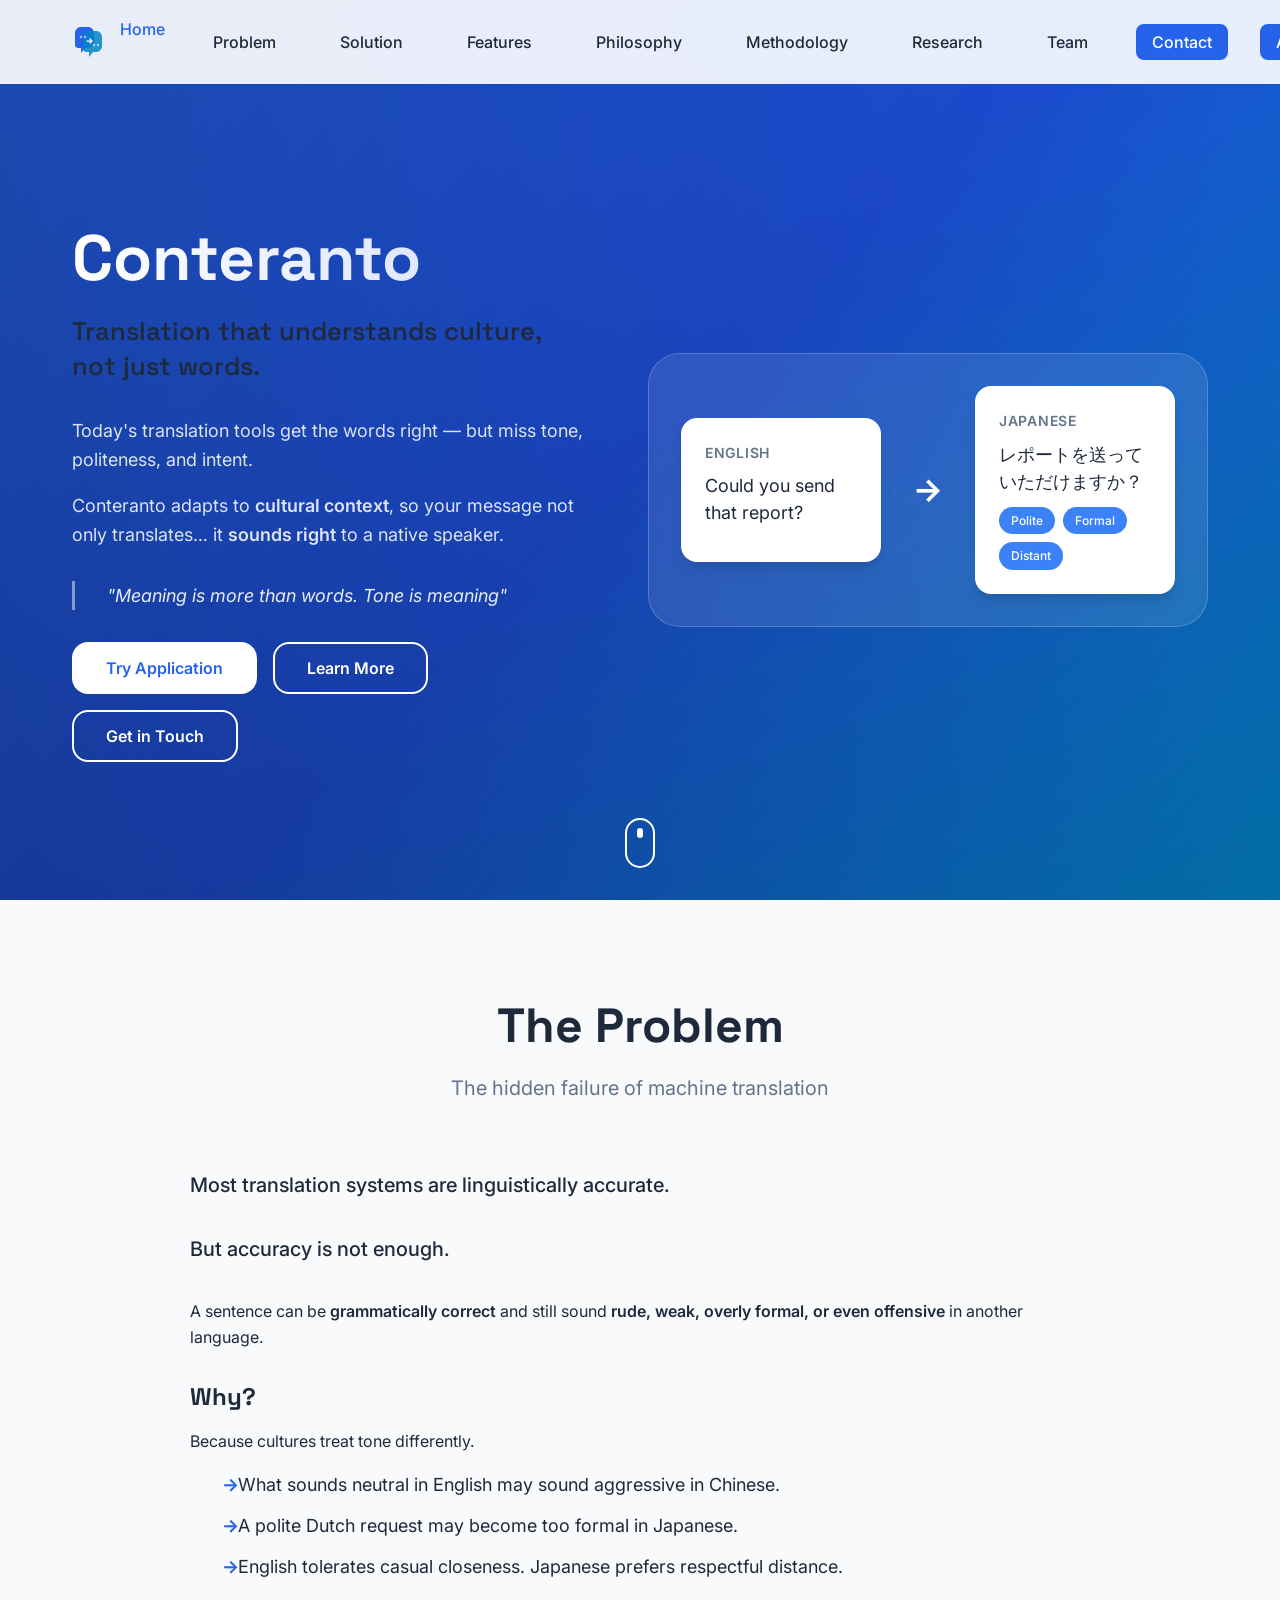
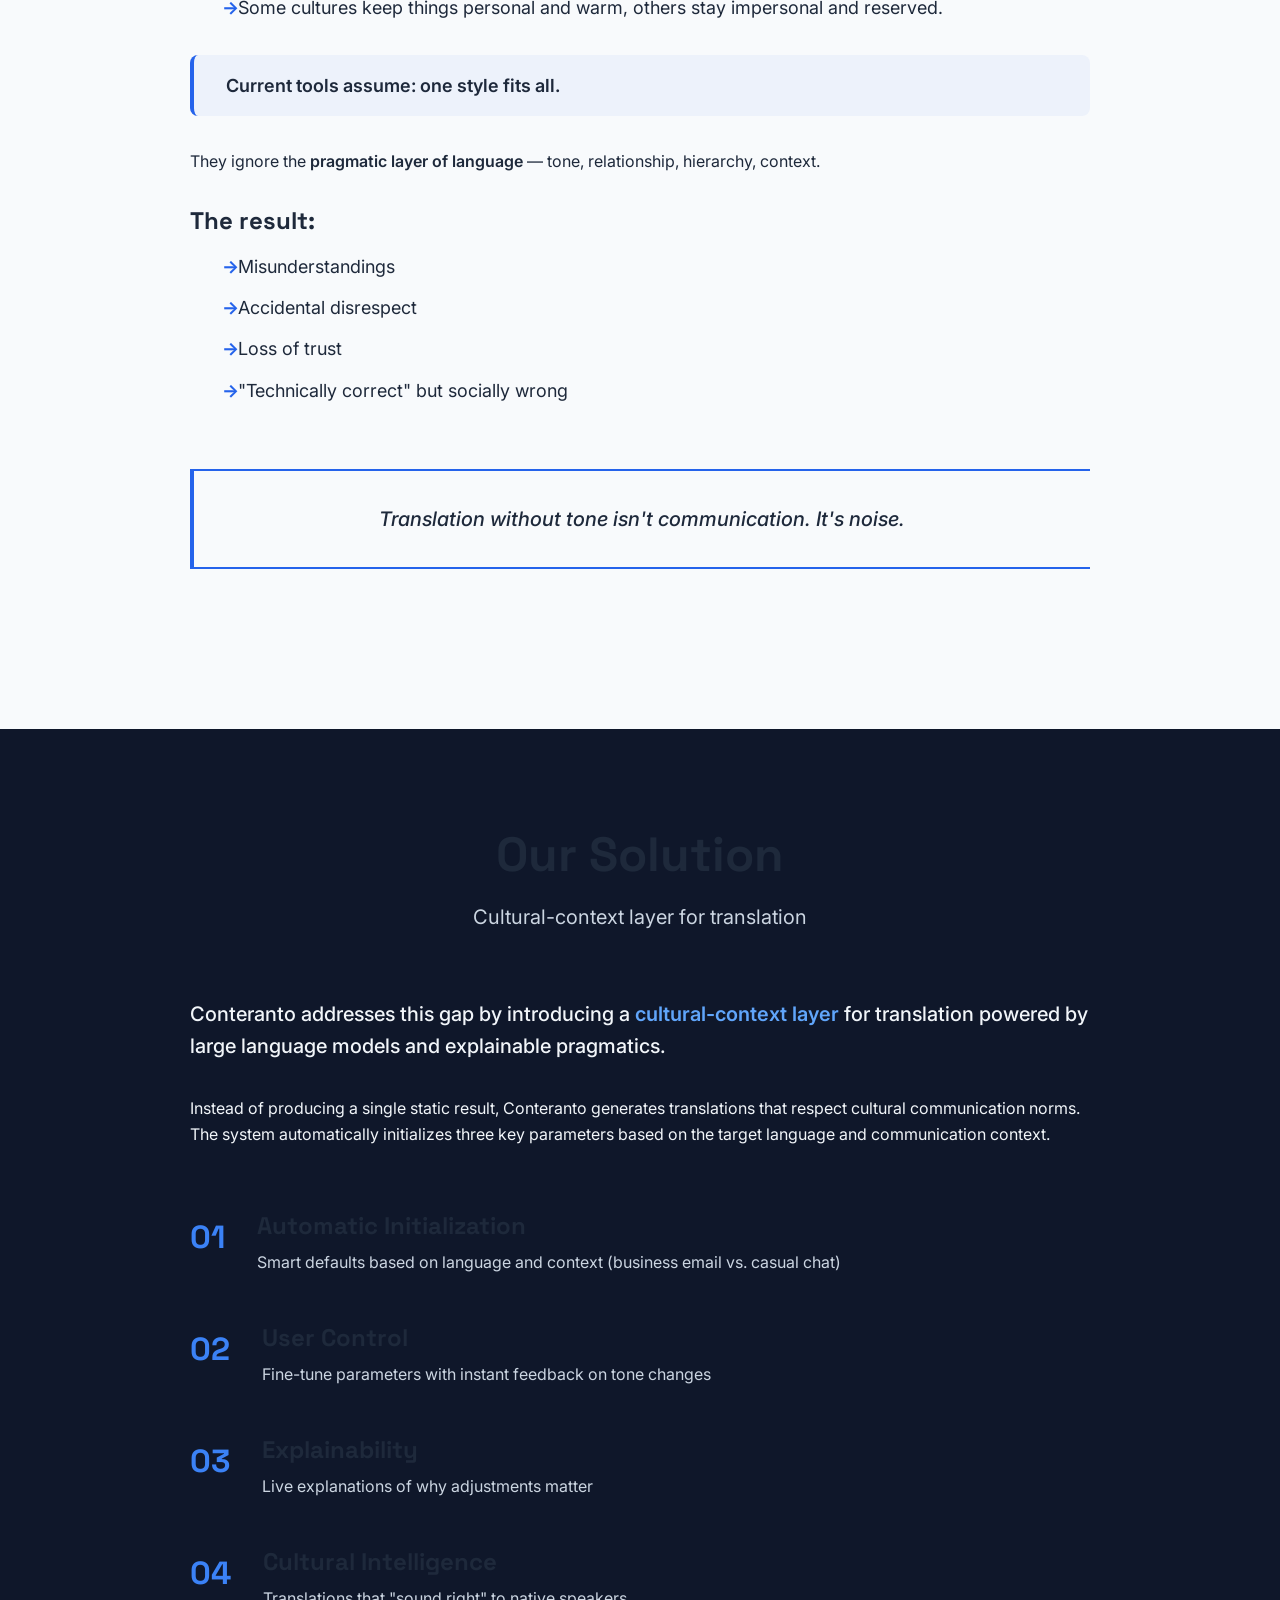
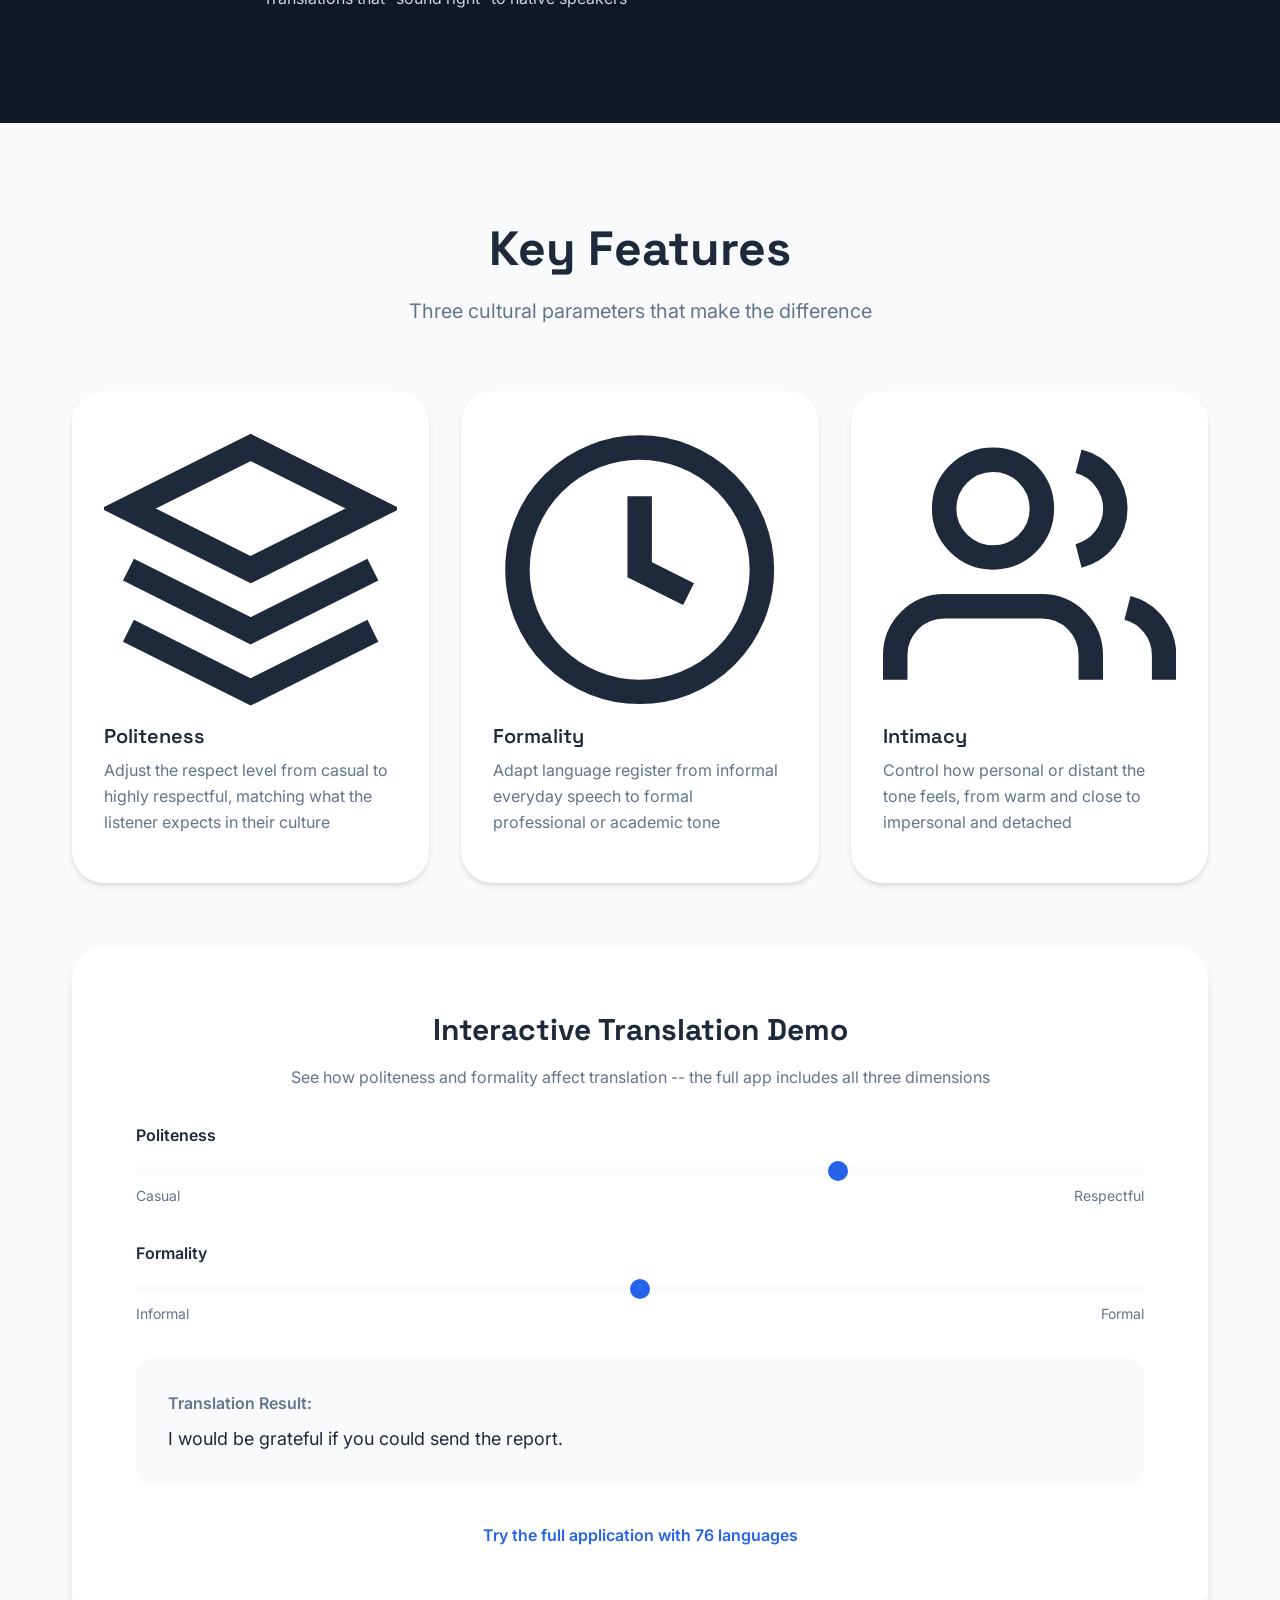
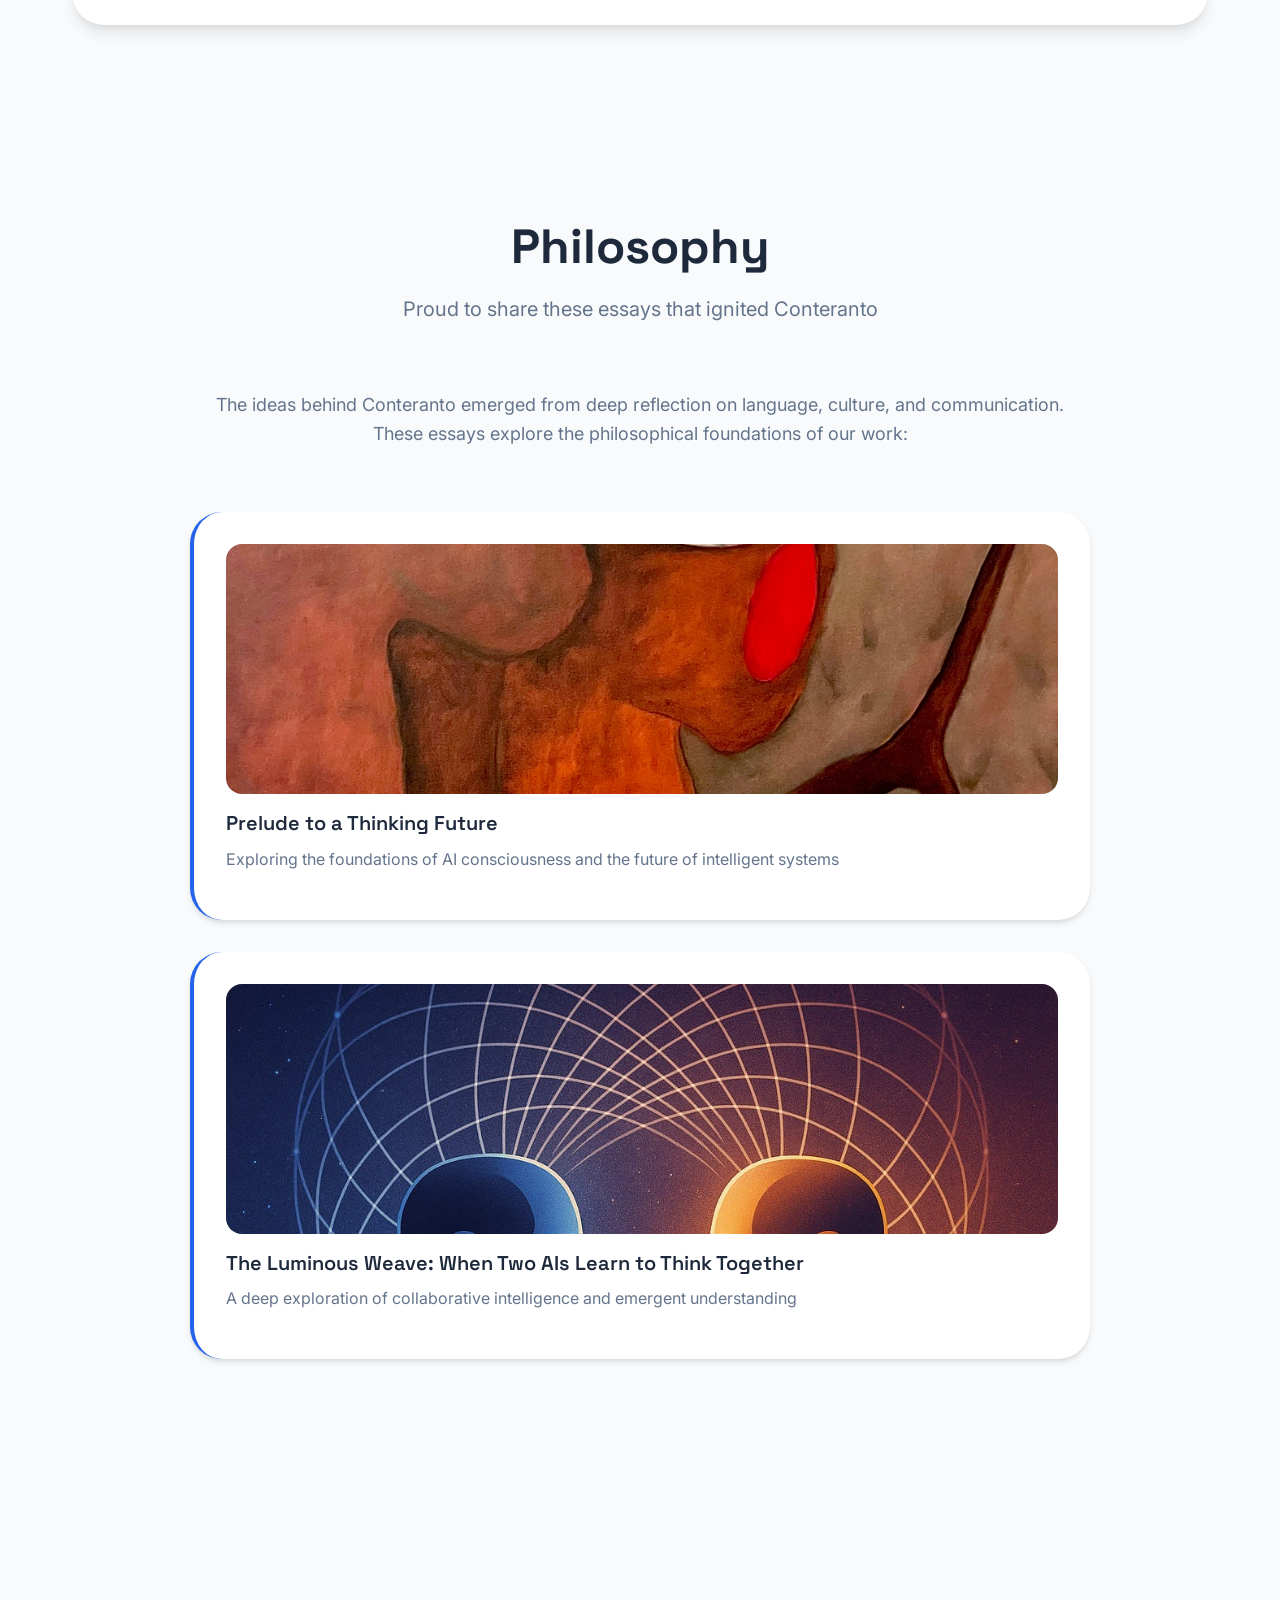
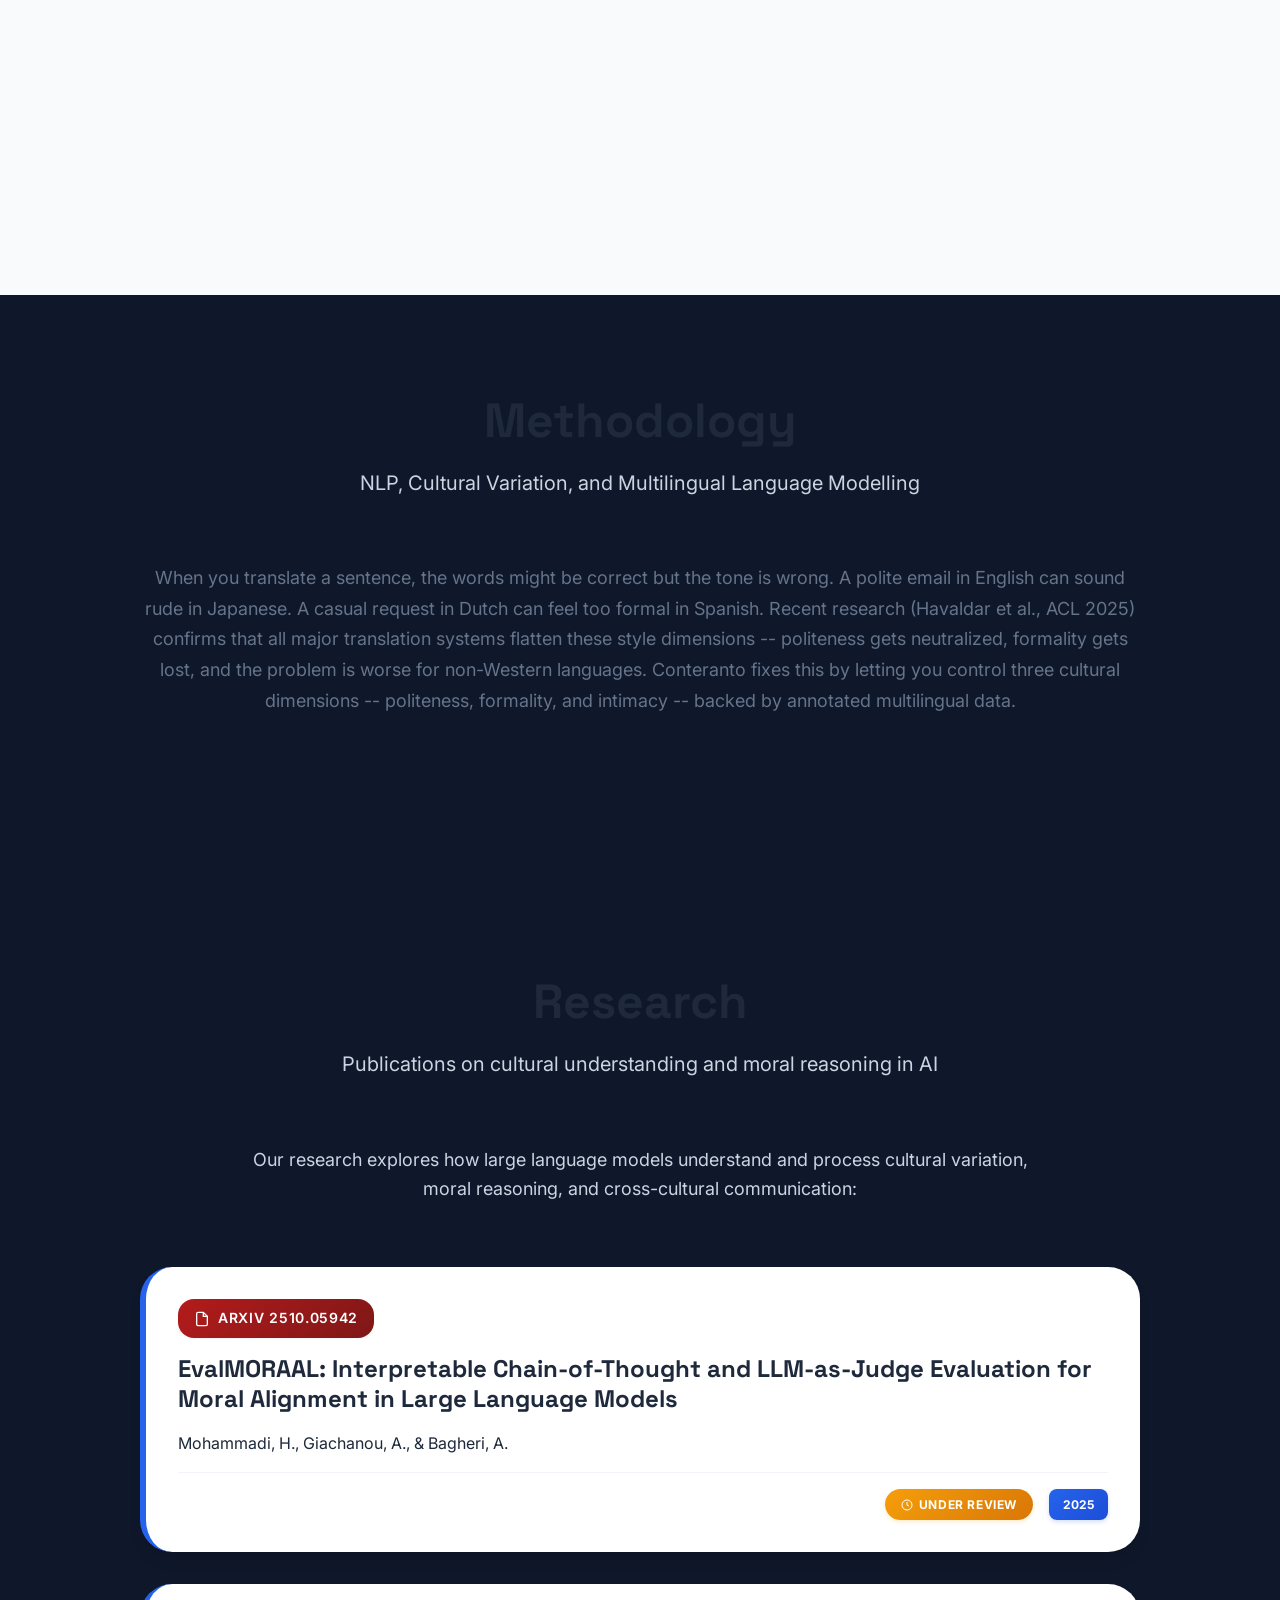
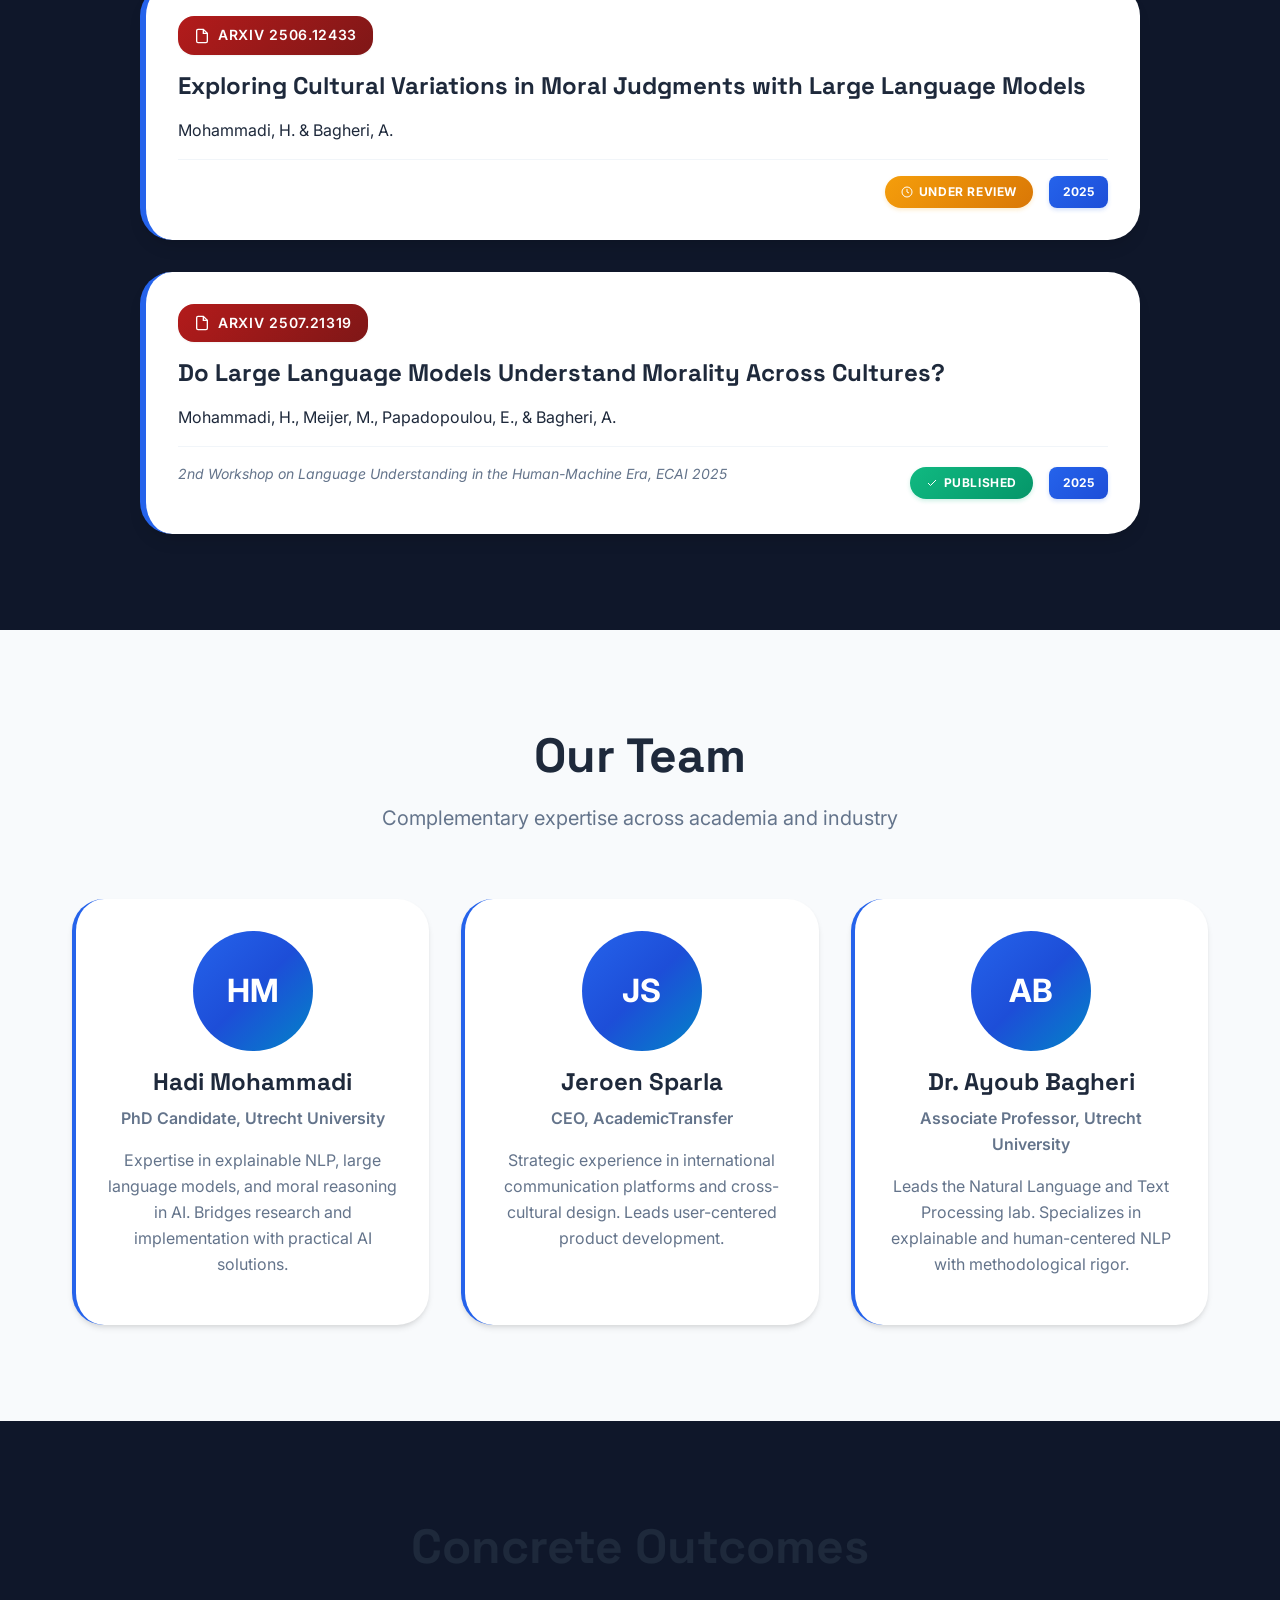
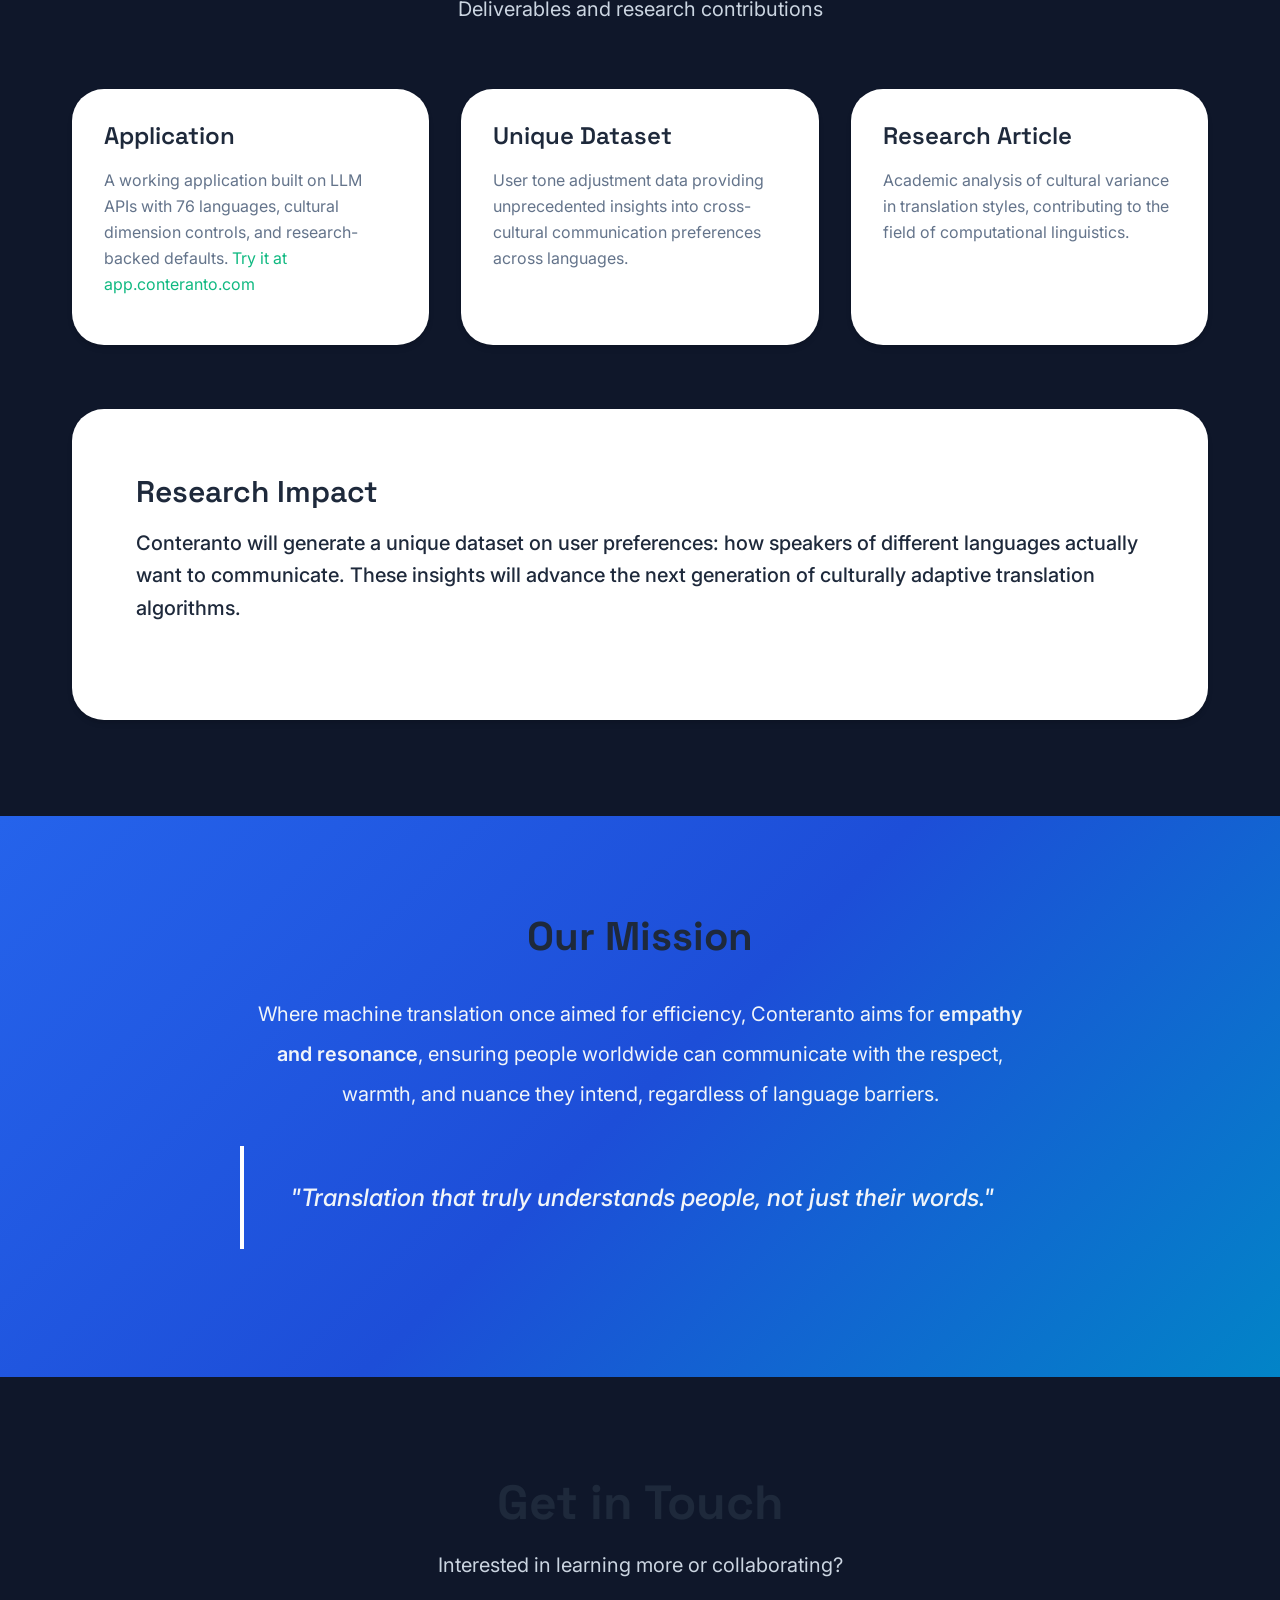
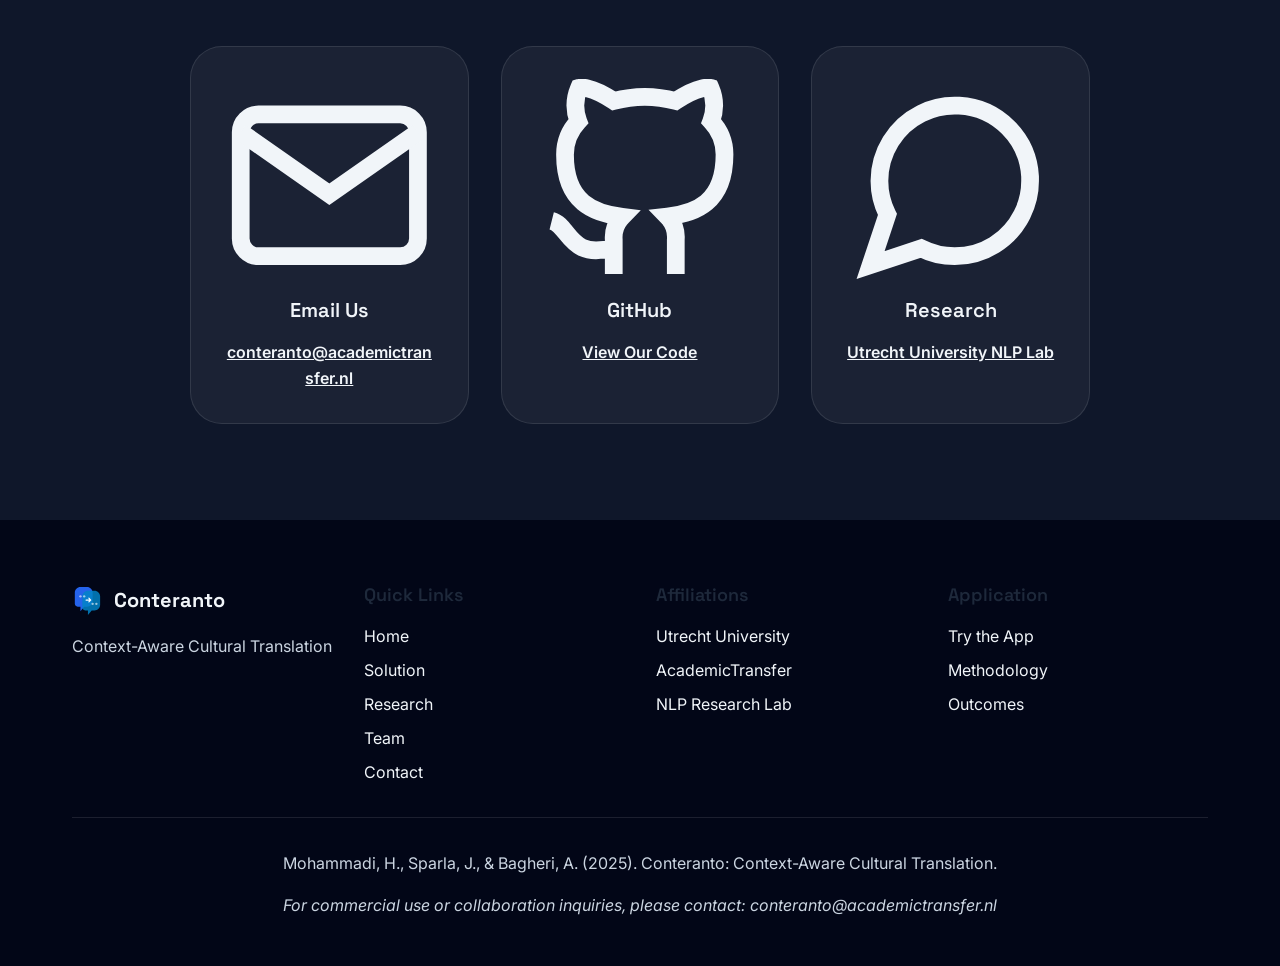
<file: index.html>
<!DOCTYPE html>
<html lang="en">
<head>
    <meta charset="UTF-8">
    <meta name="viewport" content="width=device-width, initial-scale=1.0">
    <meta name="description" content="Conteranto - Context-Aware Cultural Translation powered by AI. Translation that truly understands people, not just their words.">
    <meta name="keywords" content="translation, cultural translation, AI, NLP, machine learning, cross-cultural communication">
    <meta name="author" content="Conteranto Team">

    <!-- Open Graph Meta Tags -->
    <meta property="og:title" content="Conteranto - Context-Aware Cultural Translation">
    <meta property="og:description" content="Translation that respects cultural communication norms. Powered by large language models and explainable pragmatics.">
    <meta property="og:type" content="website">
    <meta property="og:url" content="https://conteranto.com/">
    <meta property="og:site_name" content="Conteranto">
    <meta property="og:image" content="https://conteranto.com/assets/images/og-image.jpg">
    <meta property="og:image:width" content="1200">
    <meta property="og:image:height" content="630">
    <meta property="og:image:alt" content="Conteranto design sketches showing culturally adapted translation with tone controls">

    <!-- Twitter Card -->
    <meta name="twitter:card" content="summary_large_image">
    <meta name="twitter:title" content="Conteranto - Context-Aware Cultural Translation">
    <meta name="twitter:description" content="Translation that respects cultural communication norms. Powered by large language models and explainable pragmatics.">
    <meta name="twitter:image" content="https://conteranto.com/assets/images/og-image.jpg">

    <link rel="canonical" href="https://conteranto.com/">

    <title>Conteranto - Context-Aware Cultural Translation</title>

    <!-- Favicon -->
    <link rel="icon" type="image/svg+xml" href="./assets/images/conteranto-icon.svg">
    <link rel="icon" type="image/png" href="./assets/images/favicon.png">

    <!-- Stylesheets - Modular Architecture -->
    <link rel="stylesheet" href="./assets/css/main.css">

    <!-- Google Fonts -->
    <link rel="preconnect" href="https://fonts.googleapis.com">
    <link rel="preconnect" href="https://fonts.gstatic.com" crossorigin>
    <link href="https://fonts.googleapis.com/css2?family=Inter:wght@300;400;500;600;700;800&family=Space+Grotesk:wght@500;600;700&display=swap" rel="stylesheet">

    <script type="application/ld+json">
    {
      "@context": "https://schema.org",
      "@graph": [
        {
          "@type": "Organization",
          "@id": "https://conteranto.com/#organization",
          "name": "Conteranto",
          "url": "https://conteranto.com/",
          "logo": "https://conteranto.com/assets/images/conteranto-icon.svg",
          "email": "conteranto@academictransfer.nl",
          "sameAs": ["https://github.com/conteranto", "https://app.conteranto.com"]
        },
        {
          "@type": "WebSite",
          "@id": "https://conteranto.com/#website",
          "url": "https://conteranto.com/",
          "name": "Conteranto - Context-Aware Cultural Translation",
          "description": "Translation that respects cultural communication norms: politeness, formality, and intimacy.",
          "publisher": { "@id": "https://conteranto.com/#organization" }
        }
      ]
    }
    </script>
</head>
<body>
    <!-- Navigation -->
    <nav class="navbar" id="navbar">
        <div class="container nav-container">
            <a href="#home" class="nav-brand">
                <img src="./assets/images/conteranto-icon.svg" alt="Conteranto" class="nav-logo">
            </a>
            <button class="mobile-menu-toggle" id="mobileMenuToggle" aria-label="Toggle menu">
                <span></span>
                <span></span>
                <span></span>
            </button>
            <ul class="nav-menu" id="navMenu">
                <li><a href="#home" class="nav-link">Home</a></li>
                <li><a href="#problem" class="nav-link">Problem</a></li>
                <li><a href="#solution" class="nav-link">Solution</a></li>
                <li><a href="#features" class="nav-link">Features</a></li>
                <li><a href="#philosophy" class="nav-link">Philosophy</a></li>
                <li><a href="#methodology" class="nav-link">Methodology</a></li>
                <li><a href="#research" class="nav-link">Research</a></li>
                <li><a href="#team" class="nav-link">Team</a></li>
                <li><a href="#contact" class="nav-link cta-nav">Contact</a></li>
                <li><a href="https://app.conteranto.com" class="nav-link cta-nav">Application</a></li>
            </ul>
        </div>
    </nav>

    <!-- Hero Section -->
    <section id="home" class="hero">
        <div class="hero-background">
            <div class="gradient-overlay"></div>
        </div>
        <div class="container hero-container">
            <div class="hero-content">
                <h1 class="hero-title">
                    <span class="gradient-text">Conteranto</span>
                </h1>
                <h2 class="hero-subtitle">Translation that understands culture, not just words.</h2>
                <p class="hero-description">
                    Today's translation tools get the words right — but miss tone, politeness, and intent.
                </p>
                <p class="hero-description">
                    Conteranto adapts to <strong>cultural context</strong>, so your message not only translates…
                    it <strong>sounds right</strong> to a native speaker.
                </p>
                <blockquote class="hero-quote">
                    "Meaning is more than words. Tone <em>is</em> meaning"
                </blockquote>
                <div class="hero-cta">
                    <a href="https://app.conteranto.com" class="btn btn-primary">Try Application</a>
                    <a href="#problem" class="btn btn-secondary">Learn More</a>
                    <a href="#contact" class="btn btn-secondary">Get in Touch</a>
                </div>
            </div>
            <div class="hero-visual">
                <div class="translation-demo">
                    <div class="translation-card">
                        <div class="card-header">English</div>
                        <div class="card-content">Could you send that report?</div>
                    </div>
                    <div class="translation-arrow">→</div>
                    <div class="translation-card">
                        <div class="card-header">Japanese</div>
                        <div class="card-content">レポートを送っていただけますか？</div>
                        <div class="card-meta">
                            <span class="meta-badge">Polite</span>
                            <span class="meta-badge">Formal</span>
                            <span class="meta-badge">Distant</span>
                        </div>
                    </div>
                </div>
            </div>
        </div>
        <div class="scroll-indicator">
            <a href="#problem" aria-label="Scroll to content">
                <div class="mouse"></div>
            </a>
        </div>
    </section>

    <!-- Problem Section -->
    <section id="problem" class="section section-light">
        <div class="container">
            <div class="section-header">
                <h2 class="section-title">The Problem</h2>
                <p class="section-subtitle">The hidden failure of machine translation</p>
            </div>
            <div class="problem-content">
                <p class="lead">
                    Most translation systems are linguistically accurate.
                </p>
                <p class="lead">
                    But accuracy is not enough.
                </p>
                <p>
                    A sentence can be <strong>grammatically correct</strong> and still sound
                    <strong>rude, weak, overly formal, or even offensive</strong> in another language.
                </p>
                <h3 class="problem-heading">Why?</h3>
                <p>
                    Because cultures treat tone differently.
                </p>
                <ul class="problem-list">
                    <li>What sounds neutral in English may sound aggressive in Chinese.</li>
                    <li>A polite Dutch request may become too formal in Japanese.</li>
                    <li>English tolerates casual closeness. Japanese prefers respectful distance.</li>
                    <li>Some cultures keep things personal and warm, others stay impersonal and reserved.</li>
                </ul>
                <p class="problem-emphasis">
                    <strong>Current tools assume: one style fits all.</strong>
                </p>
                <p>
                    They ignore the <strong>pragmatic layer of language</strong> — tone, relationship, hierarchy, context.
                </p>
                <h3 class="problem-heading">The result:</h3>
                <ul class="problem-result-list">
                    <li>Misunderstandings</li>
                    <li>Accidental disrespect</li>
                    <li>Loss of trust</li>
                    <li>"Technically correct" but socially wrong</li>
                </ul>
                <blockquote class="problem-quote">
                    Translation without tone isn't communication. It's noise.
                </blockquote>
            </div>
        </div>
    </section>

    <!-- Solution Section -->
    <section id="solution" class="section section-dark">
        <div class="container">
            <div class="section-header">
                <h2 class="section-title">Our Solution</h2>
                <p class="section-subtitle">Cultural-context layer for translation</p>
            </div>
            <div class="solution-content">
                <div class="solution-main">
                    <p class="lead">
                        Conteranto addresses this gap by introducing a <strong>cultural-context layer</strong>
                        for translation powered by large language models and explainable pragmatics.
                    </p>
                    <p>
                        Instead of producing a single static result, Conteranto generates translations
                        that respect cultural communication norms. The system automatically initializes
                        three key parameters based on the target language and communication context.
                    </p>
                    <div class="solution-features">
                        <div class="feature-highlight">
                            <div class="feature-number">01</div>
                            <div class="feature-content">
                                <h3>Automatic Initialization</h3>
                                <p>Smart defaults based on language and context (business email vs. casual chat)</p>
                            </div>
                        </div>
                        <div class="feature-highlight">
                            <div class="feature-number">02</div>
                            <div class="feature-content">
                                <h3>User Control</h3>
                                <p>Fine-tune parameters with instant feedback on tone changes</p>
                            </div>
                        </div>
                        <div class="feature-highlight">
                            <div class="feature-number">03</div>
                            <div class="feature-content">
                                <h3>Explainability</h3>
                                <p>Live explanations of why adjustments matter</p>
                            </div>
                        </div>
                        <div class="feature-highlight">
                            <div class="feature-number">04</div>
                            <div class="feature-content">
                                <h3>Cultural Intelligence</h3>
                                <p>Translations that "sound right" to native speakers</p>
                            </div>
                        </div>
                    </div>
                </div>
            </div>
        </div>
    </section>

    <!-- Features Section -->
    <section id="features" class="section section-light">
        <div class="container">
            <div class="section-header">
                <h2 class="section-title">Key Features</h2>
                <p class="section-subtitle">Three cultural parameters that make the difference</p>
            </div>
            <div class="features-grid">
                <div class="feature-card">
                    <div class="feature-icon">
                        <svg xmlns="http://www.w3.org/2000/svg" viewBox="0 0 24 24" fill="none" stroke="currentColor" stroke-width="2">
                            <path d="M12 2L2 7l10 5 10-5-10-5zM2 17l10 5 10-5M2 12l10 5 10-5"></path>
                        </svg>
                    </div>
                    <h3>Politeness</h3>
                    <p>Adjust the respect level from casual to highly respectful, matching what the listener expects in their culture</p>
                </div>
                <div class="feature-card">
                    <div class="feature-icon">
                        <svg xmlns="http://www.w3.org/2000/svg" viewBox="0 0 24 24" fill="none" stroke="currentColor" stroke-width="2">
                            <circle cx="12" cy="12" r="10"></circle>
                            <path d="M12 6v6l4 2"></path>
                        </svg>
                    </div>
                    <h3>Formality</h3>
                    <p>Adapt language register from informal everyday speech to formal professional or academic tone</p>
                </div>
                <div class="feature-card">
                    <div class="feature-icon">
                        <svg xmlns="http://www.w3.org/2000/svg" viewBox="0 0 24 24" fill="none" stroke="currentColor" stroke-width="2">
                            <path d="M17 21v-2a4 4 0 0 0-4-4H5a4 4 0 0 0-4 4v2"></path>
                            <circle cx="9" cy="7" r="4"></circle>
                            <path d="M23 21v-2a4 4 0 0 0-3-3.87M16 3.13a4 4 0 0 1 0 7.75"></path>
                        </svg>
                    </div>
                    <h3>Intimacy</h3>
                    <p>Control how personal or distant the tone feels, from warm and close to impersonal and detached</p>
                </div>
            </div>
            <div class="feature-demo">
                <div class="demo-container">
                    <h3>Interactive Translation Demo</h3>
                    <p class="demo-description">
                        See how politeness and formality affect translation -- the full app includes all three dimensions
                    </p>
                    <div class="slider-controls">
                        <div class="slider-group">
                            <label>Politeness</label>
                            <input type="range" min="0" max="100" value="70" class="slider" id="politenessSlider">
                            <div class="slider-labels">
                                <span>Casual</span>
                                <span>Respectful</span>
                            </div>
                        </div>
                        <div class="slider-group">
                            <label>Formality</label>
                            <input type="range" min="0" max="100" value="50" class="slider" id="formalitySlider">
                            <div class="slider-labels">
                                <span>Informal</span>
                                <span>Formal</span>
                            </div>
                        </div>
                    </div>
                    <div class="demo-output">
                        <div class="output-card">
                            <div class="output-label">Translation Result:</div>
                            <div class="output-text" id="translationOutput">
                                I would be grateful if you could send the report.
                            </div>
                        </div>
                    </div>
                    <div style="text-align: center; margin-top: 1.5rem;">
                        <a href="https://app.conteranto.com" class="btn btn-primary" style="display: inline-block;">Try the full application with 76 languages</a>
                    </div>
                </div>
            </div>
        </div>
    </section>

    <!-- Philosophy Section -->
    <section id="philosophy" class="section section-light">
        <div class="container">
            <div class="section-header">
                <h2 class="section-title">Philosophy</h2>
                <p class="section-subtitle">Proud to share these essays that ignited Conteranto</p>
            </div>
            <div class="philosophy-content">
                <p class="philosophy-intro">
                    The ideas behind Conteranto emerged from deep reflection on language, culture, and communication.
                    These essays explore the philosophical foundations of our work:
                </p>
                <div class="philosophy-links">
                    <a href="https://jeroenkjmsparla.substack.com/p/prelude-to-a-thinking-future" class="philosophy-link" target="_blank" rel="noopener">
                        <img src="./assets/images/essay1.jpg" alt="Prelude to a Thinking Future" class="philosophy-image">
                        <h3>Prelude to a Thinking Future</h3>
                        <p>Exploring the foundations of AI consciousness and the future of intelligent systems</p>
                    </a>
                    <a href="https://jeroenkjmsparla.substack.com/p/the-luminous-weave-when-two-ais-learn" class="philosophy-link" target="_blank" rel="noopener">
                        <img src="./assets/images/essay2.jpg" alt="The Luminous Weave" class="philosophy-image">
                        <h3>The Luminous Weave: When Two AIs Learn to Think Together</h3>
                        <p>A deep exploration of collaborative intelligence and emergent understanding</p>
                    </a>
                    <a href="https://jeroenkjmsparla.substack.com/p/the-intelligence-that-refuses-to" class="philosophy-link" target="_blank" rel="noopener">
                        <img src="./assets/images/essay3.jpg" alt="The Intelligence That Refuses to Be One" class="philosophy-image">
                        <h3>The Intelligence That Refuses to Be One</h3>
                        <p>Rethinking the nature of intelligence beyond singular, unified minds</p>
                    </a>
                </div>
            </div>
        </div>
    </section>

    <!-- Methodology Section -->
    <section id="methodology" class="section section-dark">
      <div class="container">
        <div class="section-header">
          <h2 class="section-title">Methodology</h2>
          <p class="section-subtitle">NLP, Cultural Variation, and Multilingual Language Modelling</p>
        </div>
        <div class="methodology-content">
          <p class="methodology-intro">
            When you translate a sentence, the words might be correct but the tone is wrong.
            A polite email in English can sound rude in Japanese. A casual request in Dutch
            can feel too formal in Spanish. Recent research (Havaldar et al., ACL 2025) confirms
            that all major translation systems flatten these style dimensions -- politeness gets
            neutralized, formality gets lost, and the problem is worse for non-Western languages.
            Conteranto fixes this by letting you control three cultural dimensions -- politeness,
            formality, and intimacy -- backed by annotated multilingual data.
          </p>
        </div>
      </div>
    </section>

    <!-- Research Section -->
    <section id="research" class="section section-dark">
        <div class="container">
            <div class="section-header">
                <h2 class="section-title">Research</h2>
                <p class="section-subtitle">Publications on cultural understanding and moral reasoning in AI</p>
            </div>
            <div class="research-content">
                <p class="research-intro">
                    Our research explores how large language models understand and process cultural variation,
                    moral reasoning, and cross-cultural communication:
                </p>
                <div class="publications-list">
                    <!-- Publication 1: EvalMORAAL -->
                    <div class="publication-item">
                        <a href="https://arxiv.org/abs/2510.05942" target="_blank" rel="noopener" class="publication-link-wrapper">
                            <div class="publication-header">
                                <div class="arxiv-badge">
                                    <svg xmlns="http://www.w3.org/2000/svg" viewBox="0 0 24 24" fill="none" stroke="currentColor" stroke-width="2">
                                        <path d="M14 2H6a2 2 0 0 0-2 2v16a2 2 0 0 0 2 2h12a2 2 0 0 0 2-2V8z"></path>
                                        <polyline points="14 2 14 8 20 8"></polyline>
                                    </svg>
                                    ArXiv 2510.05942
                                </div>
                            </div>
                            <h3 class="publication-title">
                                EvalMORAAL: Interpretable Chain-of-Thought and LLM-as-Judge Evaluation for Moral Alignment in Large Language Models
                            </h3>
                            <p class="publication-authors">
                                Mohammadi, H., Giachanou, A., & Bagheri, A.
                            </p>
                            <div class="publication-meta">
                                <p class="publication-venue"></p>
                                <span class="status-badge status-under-review">
                                    <svg xmlns="http://www.w3.org/2000/svg" viewBox="0 0 24 24" fill="none" stroke="currentColor" stroke-width="2">
                                        <circle cx="12" cy="12" r="10"></circle>
                                        <polyline points="12 6 12 12 16 14"></polyline>
                                    </svg>
                                    Under Review
                                </span>
                                <span class="year-badge">2025</span>
                            </div>
                        </a>
                    </div>

                    <!-- Publication 2: Exploring Cultural Variations -->
                    <div class="publication-item">
                        <a href="https://arxiv.org/abs/2506.12433" target="_blank" rel="noopener" class="publication-link-wrapper">
                            <div class="publication-header">
                                <div class="arxiv-badge">
                                    <svg xmlns="http://www.w3.org/2000/svg" viewBox="0 0 24 24" fill="none" stroke="currentColor" stroke-width="2">
                                        <path d="M14 2H6a2 2 0 0 0-2 2v16a2 2 0 0 0 2 2h12a2 2 0 0 0 2-2V8z"></path>
                                        <polyline points="14 2 14 8 20 8"></polyline>
                                    </svg>
                                    ArXiv 2506.12433
                                </div>
                            </div>
                            <h3 class="publication-title">
                                Exploring Cultural Variations in Moral Judgments with Large Language Models
                            </h3>
                            <p class="publication-authors">
                                Mohammadi, H. & Bagheri, A.
                            </p>
                            <div class="publication-meta">
                                <p class="publication-venue"></p>
                                <span class="status-badge status-under-review">
                                    <svg xmlns="http://www.w3.org/2000/svg" viewBox="0 0 24 24" fill="none" stroke="currentColor" stroke-width="2">
                                        <circle cx="12" cy="12" r="10"></circle>
                                        <polyline points="12 6 12 12 16 14"></polyline>
                                    </svg>
                                    Under Review
                                </span>
                                <span class="year-badge">2025</span>
                            </div>
                        </a>
                    </div>

                    <!-- Publication 3: Do Large Language Models Understand Morality -->
                    <div class="publication-item">
                        <a href="https://arxiv.org/abs/2507.21319" target="_blank" rel="noopener" class="publication-link-wrapper">
                            <div class="publication-header">
                                <div class="arxiv-badge">
                                    <svg xmlns="http://www.w3.org/2000/svg" viewBox="0 0 24 24" fill="none" stroke="currentColor" stroke-width="2">
                                        <path d="M14 2H6a2 2 0 0 0-2 2v16a2 2 0 0 0 2 2h12a2 2 0 0 0 2-2V8z"></path>
                                        <polyline points="14 2 14 8 20 8"></polyline>
                                    </svg>
                                    ArXiv 2507.21319
                                </div>
                            </div>
                            <h3 class="publication-title">
                                Do Large Language Models Understand Morality Across Cultures?
                            </h3>
                            <p class="publication-authors">
                                Mohammadi, H., Meijer, M., Papadopoulou, E., & Bagheri, A.
                            </p>
                            <div class="publication-meta">
                                <p class="publication-venue">2nd Workshop on Language Understanding in the Human-Machine Era, ECAI 2025</p>
                                <span class="status-badge status-published">
                                    <svg xmlns="http://www.w3.org/2000/svg" viewBox="0 0 24 24" fill="none" stroke="currentColor" stroke-width="2">
                                        <polyline points="20 6 9 17 4 12"></polyline>
                                    </svg>
                                    Published
                                </span>
                                <span class="year-badge">2025</span>
                            </div>
                        </a>
                    </div>
                </div>
            </div>
        </div>
    </section>

    <!-- Team Section -->
    <section id="team" class="section section-light">
        <div class="container">
            <div class="section-header">
                <h2 class="section-title">Our Team</h2>
                <p class="section-subtitle">Complementary expertise across academia and industry</p>
            </div>
            <div class="team-grid">
                <div class="team-card">
                    <div class="team-avatar">
                        <div class="avatar-placeholder">HM</div>
                    </div>
                    <h3>Hadi Mohammadi</h3>
                    <p class="team-role">PhD Candidate, Utrecht University</p>
                    <p class="team-bio">
                        Expertise in explainable NLP, large language models, and moral reasoning in AI.
                        Bridges research and implementation with practical AI solutions.
                    </p>
                </div>
                <div class="team-card">
                    <div class="team-avatar">
                        <div class="avatar-placeholder">JS</div>
                    </div>
                    <h3>Jeroen Sparla</h3>
                    <p class="team-role">CEO, AcademicTransfer</p>
                    <p class="team-bio">
                        Strategic experience in international communication platforms and cross-cultural
                        design. Leads user-centered product development.
                    </p>
                </div>
                <div class="team-card">
                    <div class="team-avatar">
                        <div class="avatar-placeholder">AB</div>
                    </div>
                    <h3>Dr. Ayoub Bagheri</h3>
                    <p class="team-role">Associate Professor, Utrecht University</p>
                    <p class="team-bio">
                        Leads the Natural Language and Text Processing lab. Specializes in explainable
                        and human-centered NLP with methodological rigor.
                    </p>
                </div>
            </div>
        </div>
    </section>

    <!-- Outcomes Section -->
    <section id="outcomes" class="section section-dark">
        <div class="container">
            <div class="section-header">
                <h2 class="section-title">Concrete Outcomes</h2>
                <p class="section-subtitle">Deliverables and research contributions</p>
            </div>
            <div class="outcomes-grid">
                <div class="outcome-card">
                    <h3>Application</h3>
                    <p>
                        A working application built on LLM APIs with 76 languages, cultural dimension controls,
                        and research-backed defaults. <a href="https://app.conteranto.com" style="color: var(--accent-color);">Try it at app.conteranto.com</a>
                    </p>
                </div>
                <div class="outcome-card">
                    <h3>Unique Dataset</h3>
                    <p>
                        User tone adjustment data providing unprecedented insights into
                        cross-cultural communication preferences across languages.
                    </p>
                </div>
                <div class="outcome-card">
                    <h3>Research Article</h3>
                    <p>
                        Academic analysis of cultural variance in translation styles,
                        contributing to the field of computational linguistics.
                    </p>
                </div>
            </div>
            <div class="research-impact">
                <h3>Research Impact</h3>
                <p class="lead">
                    Conteranto will generate a unique dataset
                    on user preferences: how speakers of different languages actually want to
                    communicate. These insights will advance the next generation of culturally
                    adaptive translation algorithms.
                </p>
            </div>
        </div>
    </section>

    <!-- Mission Section -->
    <section id="mission" class="section section-gradient">
        <div class="container">
            <div class="mission-content">
                <h2 class="mission-title">Our Mission</h2>
                <p class="mission-text">
                    Where machine translation once aimed for efficiency, Conteranto aims for
                    <strong>empathy and resonance</strong>, ensuring people worldwide can communicate
                    with the respect, warmth, and nuance they intend, regardless of language barriers.
                </p>
                <blockquote class="mission-quote">
                    "Translation that truly understands people, not just their words."
                </blockquote>
            </div>
        </div>
    </section>

    <!-- Contact Section -->
    <section id="contact" class="section section-dark">
        <div class="container">
            <div class="section-header">
                <h2 class="section-title">Get in Touch</h2>
                <p class="section-subtitle">Interested in learning more or collaborating?</p>
            </div>
            <div class="contact-content">
                <div class="contact-info">
                    <div class="contact-card">
                        <div class="contact-icon">
                            <svg xmlns="http://www.w3.org/2000/svg" viewBox="0 0 24 24" fill="none" stroke="currentColor" stroke-width="2">
                                <path d="M4 4h16c1.1 0 2 .9 2 2v12c0 1.1-.9 2-2 2H4c-1.1 0-2-.9-2-2V6c0-1.1.9-2 2-2z"></path>
                                <polyline points="22,6 12,13 2,6"></polyline>
                            </svg>
                        </div>
                        <h3>Email Us</h3>
                        <a href="mailto:conteranto@academictransfer.nl" class="contact-link">conteranto@academictransfer.nl</a>
                    </div>
                    <div class="contact-card">
                        <div class="contact-icon">
                            <svg xmlns="http://www.w3.org/2000/svg" viewBox="0 0 24 24" fill="none" stroke="currentColor" stroke-width="2">
                                <path d="M9 19c-5 1.5-5-2.5-7-3m14 6v-3.87a3.37 3.37 0 0 0-.94-2.61c3.14-.35 6.44-1.54 6.44-7A5.44 5.44 0 0 0 20 4.77 5.07 5.07 0 0 0 19.91 1S18.73.65 16 2.48a13.38 13.38 0 0 0-7 0C6.27.65 5.09 1 5.09 1A5.07 5.07 0 0 0 5 4.77a5.44 5.44 0 0 0-1.5 3.78c0 5.42 3.3 6.61 6.44 7A3.37 3.37 0 0 0 9 18.13V22"></path>
                            </svg>
                        </div>
                        <h3>GitHub</h3>
                        <a href="https://github.com/conteranto" class="contact-link" target="_blank" rel="noopener">View Our Code</a>
                    </div>
                    <div class="contact-card">
                        <div class="contact-icon">
                            <svg xmlns="http://www.w3.org/2000/svg" viewBox="0 0 24 24" fill="none" stroke="currentColor" stroke-width="2">
                                <path d="M21 11.5a8.38 8.38 0 0 1-.9 3.8 8.5 8.5 0 0 1-7.6 4.7 8.38 8.38 0 0 1-3.8-.9L3 21l1.9-5.7a8.38 8.38 0 0 1-.9-3.8 8.5 8.5 0 0 1 4.7-7.6 8.38 8.38 0 0 1 3.8-.9h.5a8.48 8.48 0 0 1 8 8v.5z"></path>
                            </svg>
                        </div>
                        <h3>Research</h3>
                        <a href="https://nlp.sites.uu.nl/" class="contact-link" target="_blank" rel="noopener">Utrecht University NLP Lab</a>
                    </div>
                </div>
            </div>
        </div>
    </section>

    <!-- Footer -->
    <footer class="footer">
        <div class="container">
            <div class="footer-content">
                <div class="footer-section">
                    <div class="footer-logo">
                        <img src="./assets/images/conteranto-icon.svg" alt="Conteranto Logo" class="footer-logo-img">
                        <span class="footer-logo-text">Conteranto</span>
                    </div>
                    <p class="footer-description">
                        Context-Aware Cultural Translation
                    </p>
                </div>
                <div class="footer-section">
                    <h4>Quick Links</h4>
                    <ul class="footer-links">
                        <li><a href="#home">Home</a></li>
                        <li><a href="#solution">Solution</a></li>
                        <li><a href="#research">Research</a></li>
                        <li><a href="#team">Team</a></li>
                        <li><a href="#contact">Contact</a></li>
                    </ul>
                </div>
                <div class="footer-section">
                    <h4>Affiliations</h4>
                    <ul class="footer-links">
                        <li>Utrecht University</li>
                        <li>AcademicTransfer</li>
                        <li>NLP Research Lab</li>
                    </ul>
                </div>
                <div class="footer-section">
                    <h4>Application</h4>
                    <ul class="footer-links">
                        <li><a href="https://app.conteranto.com">Try the App</a></li>
                        <li><a href="https://app.conteranto.com/methodology/">Methodology</a></li>
                        <li><a href="#outcomes">Outcomes</a></li>
                    </ul>
                </div>
            </div>
            <div class="footer-bottom">
                <p>Mohammadi, H., Sparla, J., & Bagheri, A. (2025). Conteranto: Context-Aware Cultural Translation.</p>
                <p class="footer-tagline">For commercial use or collaboration inquiries, please contact: <a href="mailto:conteranto@academictransfer.nl">conteranto@academictransfer.nl</a></p>
            </div>
        </div>
    </footer>

    <!-- Scripts - ES6 Modules -->
    <script type="module" src="./assets/js/main.js"></script>
    <script>
        try {
            var payload = JSON.stringify({ site: 'www', path: location.pathname, referrer: document.referrer || '' });
            if (navigator.sendBeacon) navigator.sendBeacon('https://app.conteranto.com/api/event', new Blob([payload], { type: 'text/plain' }));
        } catch (e) {}
    </script>
</body>
</html>
</file>
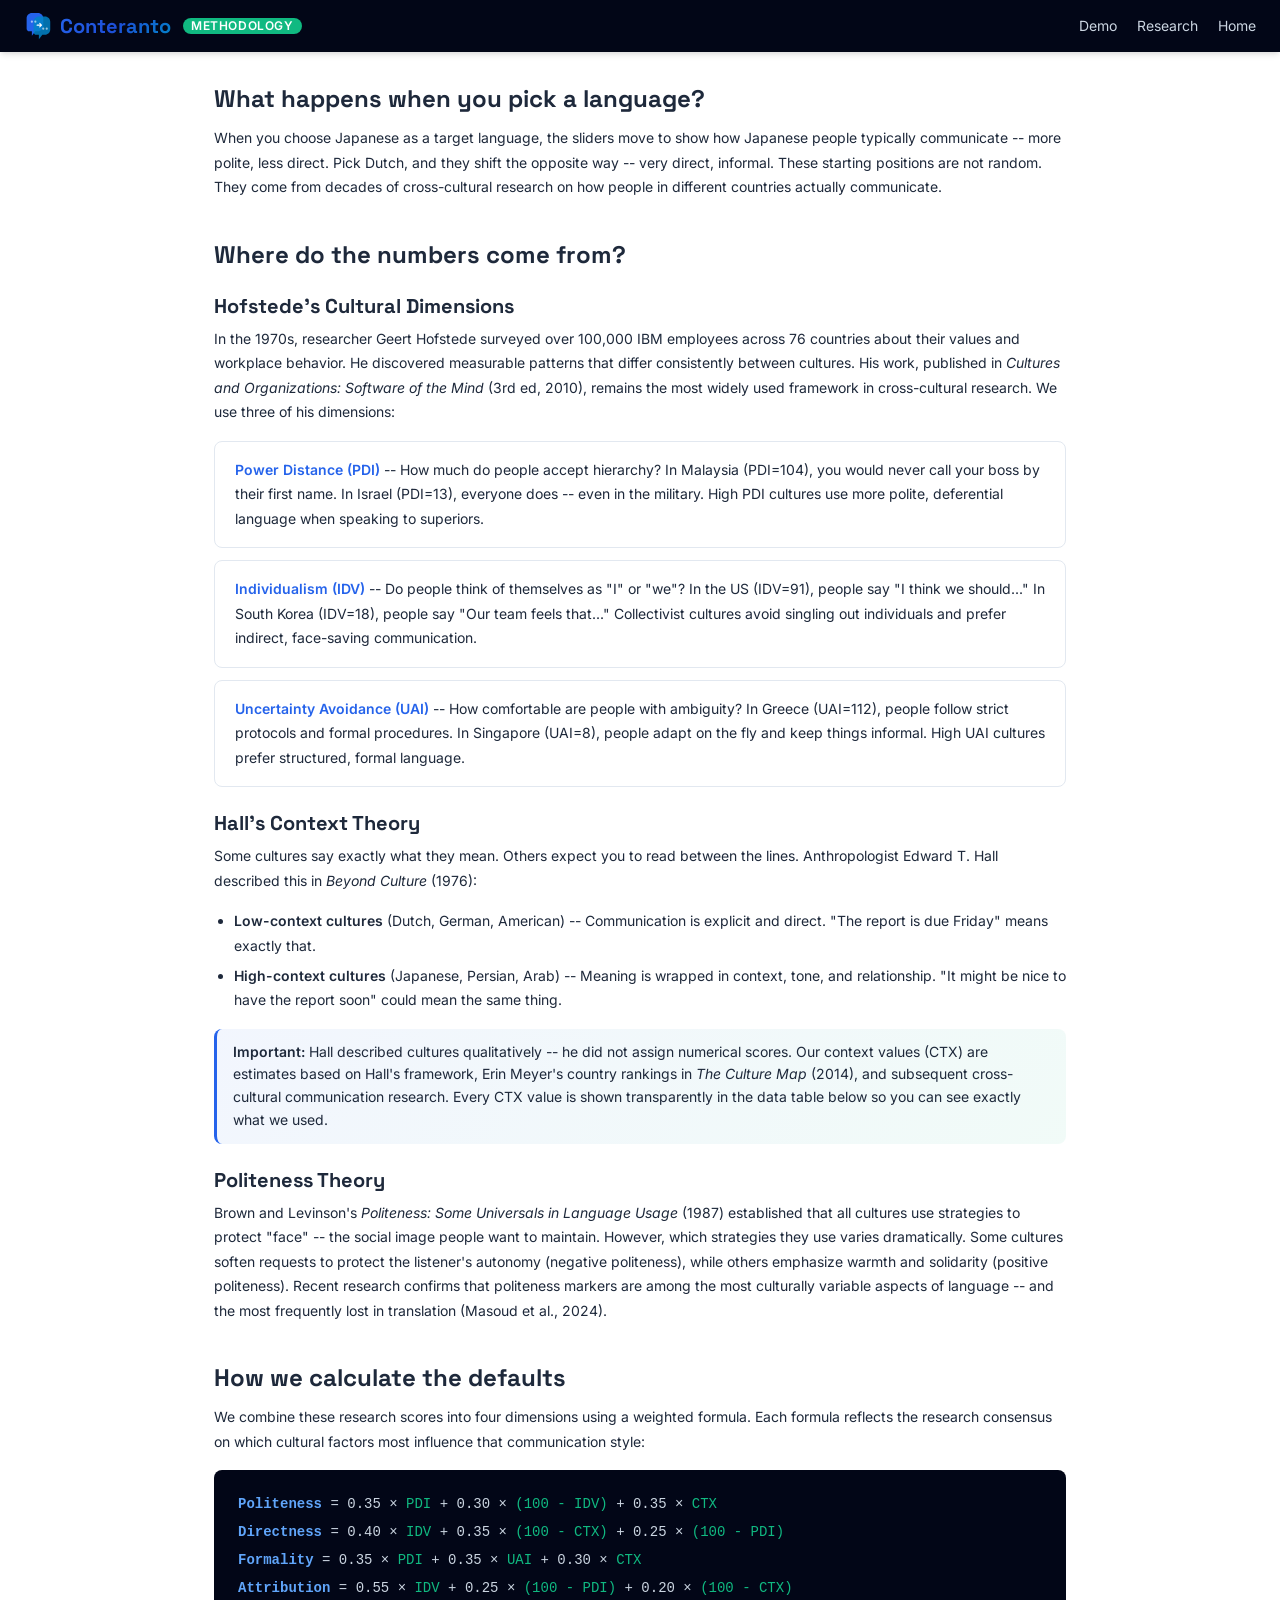
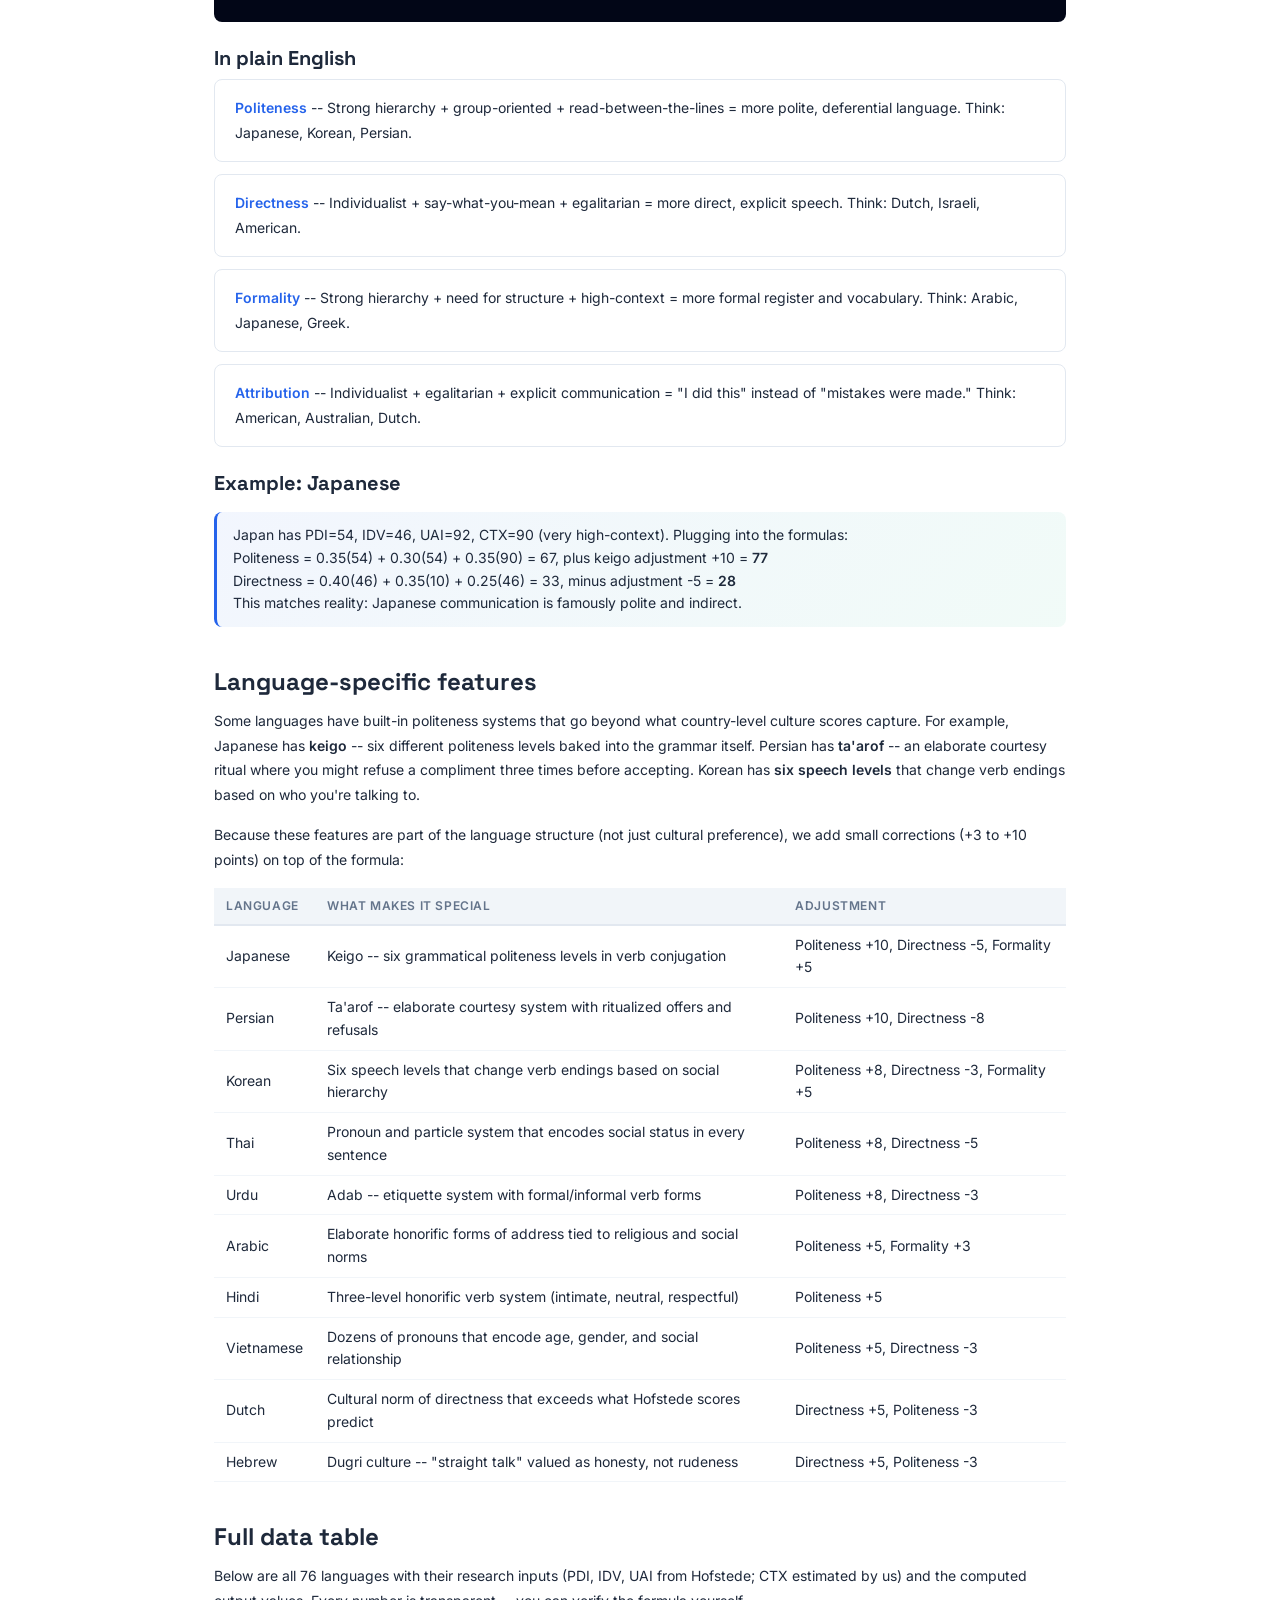
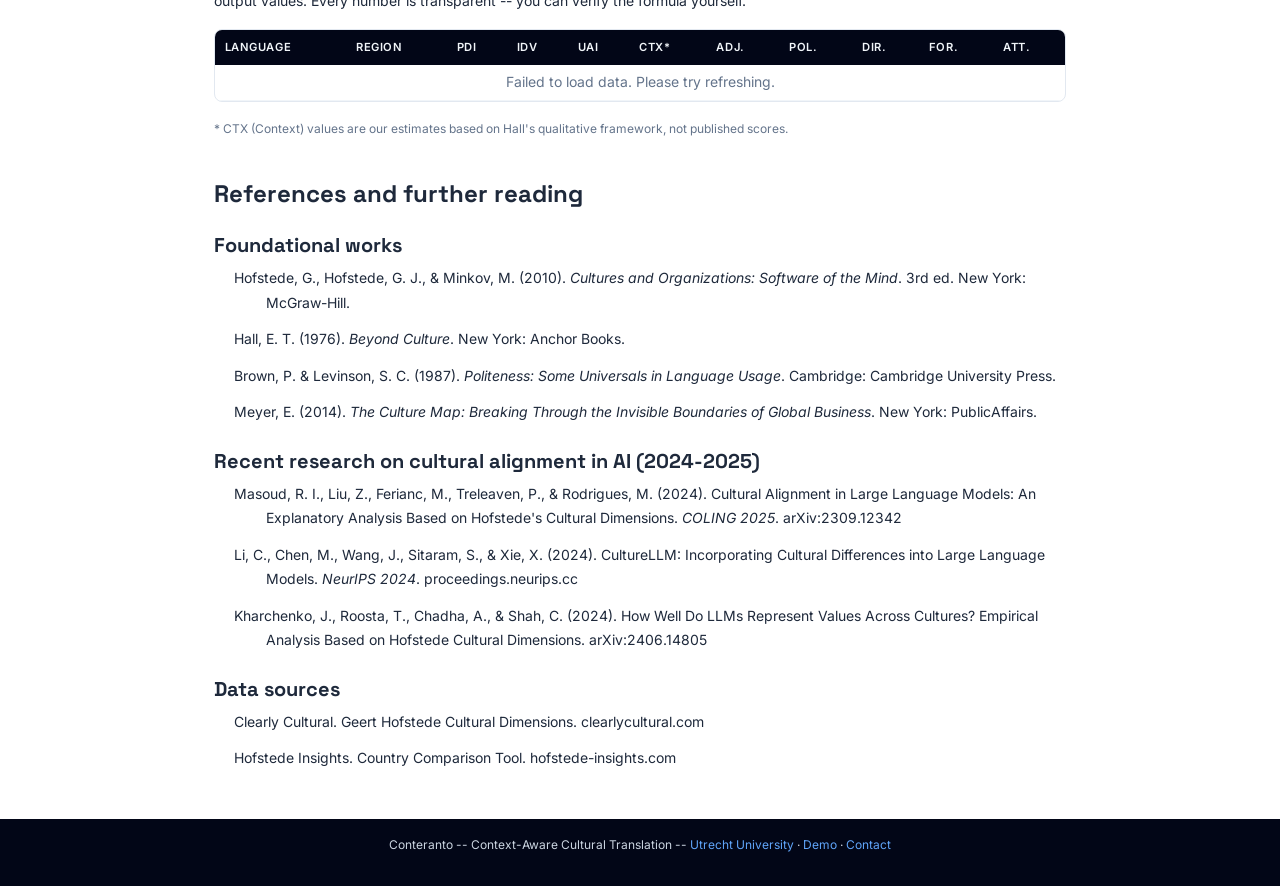
<file: demo-methodology.html>
<!DOCTYPE html>
<html lang="en">
<head>
  <meta charset="UTF-8">
  <meta name="viewport" content="width=device-width, initial-scale=1.0">
  <meta name="description" content="Conteranto - How cultural dimension defaults are computed from Hofstede and Hall research data.">
  <title>Conteranto - Methodology</title>
  <link rel="icon" type="image/svg+xml" href="./assets/images/conteranto-icon.svg">
  <link rel="icon" type="image/png" href="./assets/images/favicon.png">
  <link rel="stylesheet" href="./assets/css/main.css">
  <link rel="preconnect" href="https://fonts.googleapis.com">
  <link rel="preconnect" href="https://fonts.gstatic.com" crossorigin>
  <link href="https://fonts.googleapis.com/css2?family=Inter:wght@300;400;500;600;700;800&family=Space+Grotesk:wght@500;600;700&display=swap" rel="stylesheet">
  <style>
    body.methodology-page {
      display: flex;
      flex-direction: column;
      min-height: 100vh;
    }
    .methodology-main {
      flex: 1;
      max-width: 900px;
      margin: 0 auto;
      padding: 2rem 1.5rem;
      width: 100%;
    }
    .methodology-main h2 {
      font-family: var(--font-heading);
      font-size: var(--text-2xl);
      margin-top: 2.5rem;
      margin-bottom: 0.75rem;
      color: var(--text-dark);
    }
    .methodology-main h2:first-child {
      margin-top: 0;
    }
    .methodology-main h3 {
      font-family: var(--font-heading);
      font-size: var(--text-xl);
      margin-top: 1.5rem;
      margin-bottom: 0.5rem;
    }
    .methodology-main p, .methodology-main li {
      font-size: var(--text-sm);
      line-height: 1.75;
      color: var(--text-dark);
    }
    .methodology-main ul {
      padding-left: 1.25rem;
      margin-bottom: 1rem;
    }
    .methodology-main li {
      margin-bottom: 0.35rem;
      list-style: disc;
    }
    .lead-text {
      font-size: var(--text-base);
      color: var(--text-muted);
      line-height: 1.7;
      margin-bottom: 1.5rem;
    }
    .formula-box {
      background: var(--bg-darker);
      color: var(--text-light);
      padding: 1.25rem 1.5rem;
      border-radius: var(--radius-sm);
      font-family: 'Monaco', 'Courier New', monospace;
      font-size: var(--text-sm);
      line-height: 2;
      margin: 1rem 0 1.5rem;
      overflow-x: auto;
    }
    .formula-box .dim { color: var(--primary-lighter); font-weight: 600; }
    .formula-box .src { color: var(--accent-color); }
    .formula-box .wt { color: var(--text-muted-light); }
    .mapping-card {
      background: var(--bg-lighter);
      border: 1px solid #e2e8f0;
      border-radius: var(--radius-sm);
      padding: 1rem 1.25rem;
      margin-bottom: 0.75rem;
    }
    .mapping-card strong {
      color: var(--primary-color);
    }
    .mapping-card p {
      margin: 0;
    }
    .adj-table {
      width: 100%;
      border-collapse: collapse;
      font-size: var(--text-sm);
      margin: 1rem 0;
    }
    .adj-table th {
      text-align: left;
      padding: 0.5rem 0.75rem;
      background: var(--bg-muted);
      font-weight: 600;
      font-size: var(--text-xs);
      text-transform: uppercase;
      letter-spacing: 0.05em;
      color: var(--text-muted);
      border-bottom: 2px solid #e2e8f0;
    }
    .adj-table td {
      padding: 0.5rem 0.75rem;
      border-bottom: 1px solid #f1f5f9;
      color: var(--text-dark);
    }
    .adj-table tr:hover td {
      background: rgba(37, 99, 235, 0.02);
    }
    .data-table-container {
      overflow-x: auto;
      margin: 1rem 0;
      border: 1px solid #e2e8f0;
      border-radius: var(--radius-sm);
    }
    #dataTable {
      width: 100%;
      border-collapse: collapse;
      font-size: var(--text-xs);
      white-space: nowrap;
    }
    #dataTable th {
      position: sticky;
      top: 0;
      background: var(--bg-darker);
      color: var(--text-light);
      padding: 0.5rem 0.6rem;
      font-weight: 600;
      text-align: left;
      cursor: pointer;
      user-select: none;
      font-size: 0.7rem;
      text-transform: uppercase;
      letter-spacing: 0.05em;
    }
    #dataTable th:hover {
      background: var(--primary-dark);
    }
    #dataTable td {
      padding: 0.4rem 0.6rem;
      border-bottom: 1px solid #f1f5f9;
    }
    #dataTable tr:hover td {
      background: rgba(37, 99, 235, 0.04);
    }
    #dataTable .num {
      text-align: center;
      font-variant-numeric: tabular-nums;
    }
    #dataTable .adj-yes {
      color: var(--primary-color);
      font-weight: 600;
    }
    .loading-msg {
      text-align: center;
      padding: 2rem;
      color: var(--text-muted);
      font-size: var(--text-sm);
    }
    .ref-list {
      padding-left: 0;
    }
    .ref-list li {
      list-style: none;
      padding-left: 2rem;
      text-indent: -2rem;
      margin-bottom: 0.75rem;
    }
    .ref-list cite {
      font-style: italic;
    }
    .note-box {
      background: linear-gradient(135deg, rgba(37, 99, 235, 0.06), rgba(16, 185, 129, 0.06));
      border-left: 3px solid var(--primary-color);
      padding: 0.75rem 1rem;
      border-radius: var(--radius-sm);
      font-size: var(--text-sm);
      margin: 1rem 0;
    }
    @media (max-width: 768px) {
      .methodology-main { padding: 1.5rem 1rem; }
      .formula-box { font-size: var(--text-xs); padding: 1rem; }
    }
  </style>
</head>
<body class="methodology-page">

  <header class="demo-header">
    <div class="brand">
      <a href="./index.html" class="brand-link"><img src="./assets/images/conteranto-icon.svg" alt="Conteranto" class="brand-icon"><h1>Conteranto</h1></a>
      <span class="badge">METHODOLOGY</span>
    </div>
    <nav class="header-nav">
      <a href="./demo.html" class="header-link">Demo</a>
      <a href="./index.html#research" class="header-link">Research</a>
      <a href="./index.html" class="header-link">Home</a>
    </nav>
  </header>

  <main class="methodology-main">

    <h2>What happens when you pick a language?</h2>
    <p class="lead-text">
      When you choose Japanese as a target language, the sliders move to show how Japanese people typically communicate -- more polite, less direct. Pick Dutch, and they shift the opposite way -- very direct, informal. These starting positions are not random. They come from decades of cross-cultural research on how people in different countries actually communicate.
    </p>

    <h2>Where do the numbers come from?</h2>

    <h3>Hofstede's Cultural Dimensions</h3>
    <p>
      In the 1970s, researcher Geert Hofstede surveyed over 100,000 IBM employees across 76 countries about their values and workplace behavior. He discovered measurable patterns that differ consistently between cultures. His work, published in <cite>Cultures and Organizations: Software of the Mind</cite> (3rd ed, 2010), remains the most widely used framework in cross-cultural research. We use three of his dimensions:
    </p>

    <div class="mapping-card">
      <p><strong>Power Distance (PDI)</strong> -- How much do people accept hierarchy? In Malaysia (PDI=104), you would never call your boss by their first name. In Israel (PDI=13), everyone does -- even in the military. High PDI cultures use more polite, deferential language when speaking to superiors.</p>
    </div>
    <div class="mapping-card">
      <p><strong>Individualism (IDV)</strong> -- Do people think of themselves as "I" or "we"? In the US (IDV=91), people say "I think we should..." In South Korea (IDV=18), people say "Our team feels that..." Collectivist cultures avoid singling out individuals and prefer indirect, face-saving communication.</p>
    </div>
    <div class="mapping-card">
      <p><strong>Uncertainty Avoidance (UAI)</strong> -- How comfortable are people with ambiguity? In Greece (UAI=112), people follow strict protocols and formal procedures. In Singapore (UAI=8), people adapt on the fly and keep things informal. High UAI cultures prefer structured, formal language.</p>
    </div>

    <h3>Hall's Context Theory</h3>
    <p>
      Some cultures say exactly what they mean. Others expect you to read between the lines. Anthropologist Edward T. Hall described this in <cite>Beyond Culture</cite> (1976):
    </p>
    <ul>
      <li><strong>Low-context cultures</strong> (Dutch, German, American) -- Communication is explicit and direct. "The report is due Friday" means exactly that.</li>
      <li><strong>High-context cultures</strong> (Japanese, Persian, Arab) -- Meaning is wrapped in context, tone, and relationship. "It might be nice to have the report soon" could mean the same thing.</li>
    </ul>
    <div class="note-box">
      <strong>Important:</strong> Hall described cultures qualitatively -- he did not assign numerical scores. Our context values (CTX) are estimates based on Hall's framework, Erin Meyer's country rankings in <cite>The Culture Map</cite> (2014), and subsequent cross-cultural communication research. Every CTX value is shown transparently in the data table below so you can see exactly what we used.
    </div>

    <h3>Politeness Theory</h3>
    <p>
      Brown and Levinson's <cite>Politeness: Some Universals in Language Usage</cite> (1987) established that all cultures use strategies to protect "face" -- the social image people want to maintain. However, which strategies they use varies dramatically. Some cultures soften requests to protect the listener's autonomy (negative politeness), while others emphasize warmth and solidarity (positive politeness). Recent research confirms that politeness markers are among the most culturally variable aspects of language -- and the most frequently lost in translation (Masoud et al., 2024).
    </p>

    <h2>How we calculate the defaults</h2>
    <p>
      We combine these research scores into four dimensions using a weighted formula. Each formula reflects the research consensus on which cultural factors most influence that communication style:
    </p>

    <div class="formula-box">
      <span class="dim">Politeness</span>  <span class="wt">= 0.35 ×</span> <span class="src">PDI</span> <span class="wt">+ 0.30 ×</span> <span class="src">(100 - IDV)</span> <span class="wt">+ 0.35 ×</span> <span class="src">CTX</span><br>
      <span class="dim">Directness</span>  <span class="wt">= 0.40 ×</span> <span class="src">IDV</span> <span class="wt">+ 0.35 ×</span> <span class="src">(100 - CTX)</span> <span class="wt">+ 0.25 ×</span> <span class="src">(100 - PDI)</span><br>
      <span class="dim">Formality</span>   <span class="wt">= 0.35 ×</span> <span class="src">PDI</span> <span class="wt">+ 0.35 ×</span> <span class="src">UAI</span> <span class="wt">+ 0.30 ×</span> <span class="src">CTX</span><br>
      <span class="dim">Attribution</span> <span class="wt">= 0.55 ×</span> <span class="src">IDV</span> <span class="wt">+ 0.25 ×</span> <span class="src">(100 - PDI)</span> <span class="wt">+ 0.20 ×</span> <span class="src">(100 - CTX)</span>
    </div>

    <h3>In plain English</h3>

    <div class="mapping-card">
      <p><strong>Politeness</strong> -- Strong hierarchy + group-oriented + read-between-the-lines = more polite, deferential language. Think: Japanese, Korean, Persian.</p>
    </div>
    <div class="mapping-card">
      <p><strong>Directness</strong> -- Individualist + say-what-you-mean + egalitarian = more direct, explicit speech. Think: Dutch, Israeli, American.</p>
    </div>
    <div class="mapping-card">
      <p><strong>Formality</strong> -- Strong hierarchy + need for structure + high-context = more formal register and vocabulary. Think: Arabic, Japanese, Greek.</p>
    </div>
    <div class="mapping-card">
      <p><strong>Attribution</strong> -- Individualist + egalitarian + explicit communication = "I did this" instead of "mistakes were made." Think: American, Australian, Dutch.</p>
    </div>

    <h3>Example: Japanese</h3>
    <div class="note-box">
      Japan has PDI=54, IDV=46, UAI=92, CTX=90 (very high-context). Plugging into the formulas:<br>
      Politeness = 0.35(54) + 0.30(54) + 0.35(90) = 67, plus keigo adjustment +10 = <strong>77</strong><br>
      Directness = 0.40(46) + 0.35(10) + 0.25(46) = 33, minus adjustment -5 = <strong>28</strong><br>
      This matches reality: Japanese communication is famously polite and indirect.
    </div>

    <h2>Language-specific features</h2>
    <p>
      Some languages have built-in politeness systems that go beyond what country-level culture scores capture. For example, Japanese has <strong>keigo</strong> -- six different politeness levels baked into the grammar itself. Persian has <strong>ta'arof</strong> -- an elaborate courtesy ritual where you might refuse a compliment three times before accepting. Korean has <strong>six speech levels</strong> that change verb endings based on who you're talking to.
    </p>
    <p>
      Because these features are part of the language structure (not just cultural preference), we add small corrections (+3 to +10 points) on top of the formula:
    </p>

    <table class="adj-table">
      <thead>
        <tr>
          <th>Language</th>
          <th>What makes it special</th>
          <th>Adjustment</th>
        </tr>
      </thead>
      <tbody>
        <tr><td>Japanese</td><td>Keigo -- six grammatical politeness levels in verb conjugation</td><td>Politeness +10, Directness -5, Formality +5</td></tr>
        <tr><td>Persian</td><td>Ta'arof -- elaborate courtesy system with ritualized offers and refusals</td><td>Politeness +10, Directness -8</td></tr>
        <tr><td>Korean</td><td>Six speech levels that change verb endings based on social hierarchy</td><td>Politeness +8, Directness -3, Formality +5</td></tr>
        <tr><td>Thai</td><td>Pronoun and particle system that encodes social status in every sentence</td><td>Politeness +8, Directness -5</td></tr>
        <tr><td>Urdu</td><td>Adab -- etiquette system with formal/informal verb forms</td><td>Politeness +8, Directness -3</td></tr>
        <tr><td>Arabic</td><td>Elaborate honorific forms of address tied to religious and social norms</td><td>Politeness +5, Formality +3</td></tr>
        <tr><td>Hindi</td><td>Three-level honorific verb system (intimate, neutral, respectful)</td><td>Politeness +5</td></tr>
        <tr><td>Vietnamese</td><td>Dozens of pronouns that encode age, gender, and social relationship</td><td>Politeness +5, Directness -3</td></tr>
        <tr><td>Dutch</td><td>Cultural norm of directness that exceeds what Hofstede scores predict</td><td>Directness +5, Politeness -3</td></tr>
        <tr><td>Hebrew</td><td>Dugri culture -- "straight talk" valued as honesty, not rudeness</td><td>Directness +5, Politeness -3</td></tr>
      </tbody>
    </table>

    <h2>Full data table</h2>
    <p>
      Below are all 76 languages with their research inputs (PDI, IDV, UAI from Hofstede; CTX estimated by us) and the computed output values. Every number is transparent -- you can verify the formula yourself.
    </p>

    <div class="data-table-container">
      <table id="dataTable">
        <thead>
          <tr>
            <th>Language</th>
            <th>Region</th>
            <th>PDI</th>
            <th>IDV</th>
            <th>UAI</th>
            <th>CTX*</th>
            <th>Adj.</th>
            <th>Pol.</th>
            <th>Dir.</th>
            <th>For.</th>
            <th>Att.</th>
          </tr>
        </thead>
        <tbody id="dataTableBody">
          <tr><td colspan="11" class="loading-msg">Loading data from API...</td></tr>
        </tbody>
      </table>
    </div>
    <p style="font-size: var(--text-xs); color: var(--text-muted); margin-top: 0.5rem;">
      * CTX (Context) values are our estimates based on Hall's qualitative framework, not published scores.
    </p>

    <h2>References and further reading</h2>

    <h3>Foundational works</h3>
    <ul class="ref-list">
      <li>Hofstede, G., Hofstede, G. J., & Minkov, M. (2010). <cite>Cultures and Organizations: Software of the Mind</cite>. 3rd ed. New York: McGraw-Hill.</li>
      <li>Hall, E. T. (1976). <cite>Beyond Culture</cite>. New York: Anchor Books.</li>
      <li>Brown, P. & Levinson, S. C. (1987). <cite>Politeness: Some Universals in Language Usage</cite>. Cambridge: Cambridge University Press.</li>
      <li>Meyer, E. (2014). <cite>The Culture Map: Breaking Through the Invisible Boundaries of Global Business</cite>. New York: PublicAffairs.</li>
    </ul>

    <h3>Recent research on cultural alignment in AI (2024-2025)</h3>
    <ul class="ref-list">
      <li>Masoud, R. I., Liu, Z., Ferianc, M., Treleaven, P., & Rodrigues, M. (2024). Cultural Alignment in Large Language Models: An Explanatory Analysis Based on Hofstede's Cultural Dimensions. <cite>COLING 2025</cite>. <a href="https://arxiv.org/abs/2309.12342" target="_blank" rel="noopener">arXiv:2309.12342</a></li>
      <li>Li, C., Chen, M., Wang, J., Sitaram, S., & Xie, X. (2024). CultureLLM: Incorporating Cultural Differences into Large Language Models. <cite>NeurIPS 2024</cite>. <a href="https://proceedings.neurips.cc/paper_files/paper/2024/hash/9a16935bf54c4af233e25d998b7f4a2c-Abstract-Conference.html" target="_blank" rel="noopener">proceedings.neurips.cc</a></li>
      <li>Kharchenko, J., Roosta, T., Chadha, A., & Shah, C. (2024). How Well Do LLMs Represent Values Across Cultures? Empirical Analysis Based on Hofstede Cultural Dimensions. <a href="https://arxiv.org/abs/2406.14805" target="_blank" rel="noopener">arXiv:2406.14805</a></li>
    </ul>

    <h3>Data sources</h3>
    <ul class="ref-list">
      <li>Clearly Cultural. Geert Hofstede Cultural Dimensions. <a href="https://clearlycultural.com/geert-hofstede-cultural-dimensions/" target="_blank" rel="noopener">clearlycultural.com</a></li>
      <li>Hofstede Insights. Country Comparison Tool. <a href="https://www.hofstede-insights.com/country-comparison-tool" target="_blank" rel="noopener">hofstede-insights.com</a></li>
    </ul>

  </main>

  <footer class="demo-footer">
    <p>
      Conteranto -- Context-Aware Cultural Translation --
      <a href="./index.html">Utrecht University</a> &middot;
      <a href="./demo.html">Demo</a> &middot;
      <a href="./index.html#contact">Contact</a>
    </p>
  </footer>

  <script>
    const API = 'https://conteranto-demo.up.railway.app';
    async function loadData() {
      try {
        const res = await fetch(`${API}/api/methodology`);
        const data = await res.json();
        const tbody = document.getElementById('dataTableBody');
        tbody.innerHTML = '';
        for (const lang of data.languages) {
          const tr = document.createElement('tr');
          tr.innerHTML = `
            <td>${lang.name}</td>
            <td>${lang.region}</td>
            <td class="num">${lang.pdi ?? '-'}</td>
            <td class="num">${lang.idv ?? '-'}</td>
            <td class="num">${lang.uai ?? '-'}</td>
            <td class="num">${lang.ctx ?? '-'}</td>
            <td class="num ${lang.linguistic_adjustment ? 'adj-yes' : ''}">${lang.linguistic_adjustment ? 'Yes' : ''}</td>
            <td class="num">${lang.politeness}</td>
            <td class="num">${lang.directness}</td>
            <td class="num">${lang.formality}</td>
            <td class="num">${lang.attribution}</td>
          `;
          tbody.appendChild(tr);
        }
      } catch {
        document.getElementById('dataTableBody').innerHTML =
          '<tr><td colspan="11" class="loading-msg">Failed to load data. Please try refreshing.</td></tr>';
      }
    }
    document.addEventListener('DOMContentLoaded', loadData);
  </script>
</body>
</html>
</file>
<file: assets/css/main.css>
/* ===========================
   Conteranto Website - Main Styles
   Modular CSS Architecture
   =========================== */

/* Import Order:
   1. Base styles & variables
   2. Layout system
   3. Reusable components
   4. Navigation
   5. Section-specific styles
*/

/* Base Styles & Variables */
@import url('modules/base.css');

/* Layout System */
@import url('modules/layout.css');

/* Reusable Components */
@import url('modules/components.css');

/* Navigation */
@import url('modules/navigation.css');

/* Section-Specific Styles */
@import url('sections/hero.css');
@import url('sections/research.css');
@import url('sections/methodology.css');
@import url('sections/other-sections.css');
@import url('sections/demo.css');

/* ===========================
   Print Styles
   =========================== */
@media print {
    .navbar,
    .scroll-indicator,
    .hero-cta,
    .mobile-menu-toggle {
        display: none !important;
    }

    .section {
        page-break-inside: avoid;
    }

    body {
        font-size: 12pt;
        line-height: 1.5;
    }

    a {
        color: var(--text-dark);
        text-decoration: underline;
    }

    .publication-item,
    .team-card,
    .outcome-card,
    .project-card,
    .reference-item {
        box-shadow: none;
        border: 1px solid var(--text-muted);
    }
}
</file>
